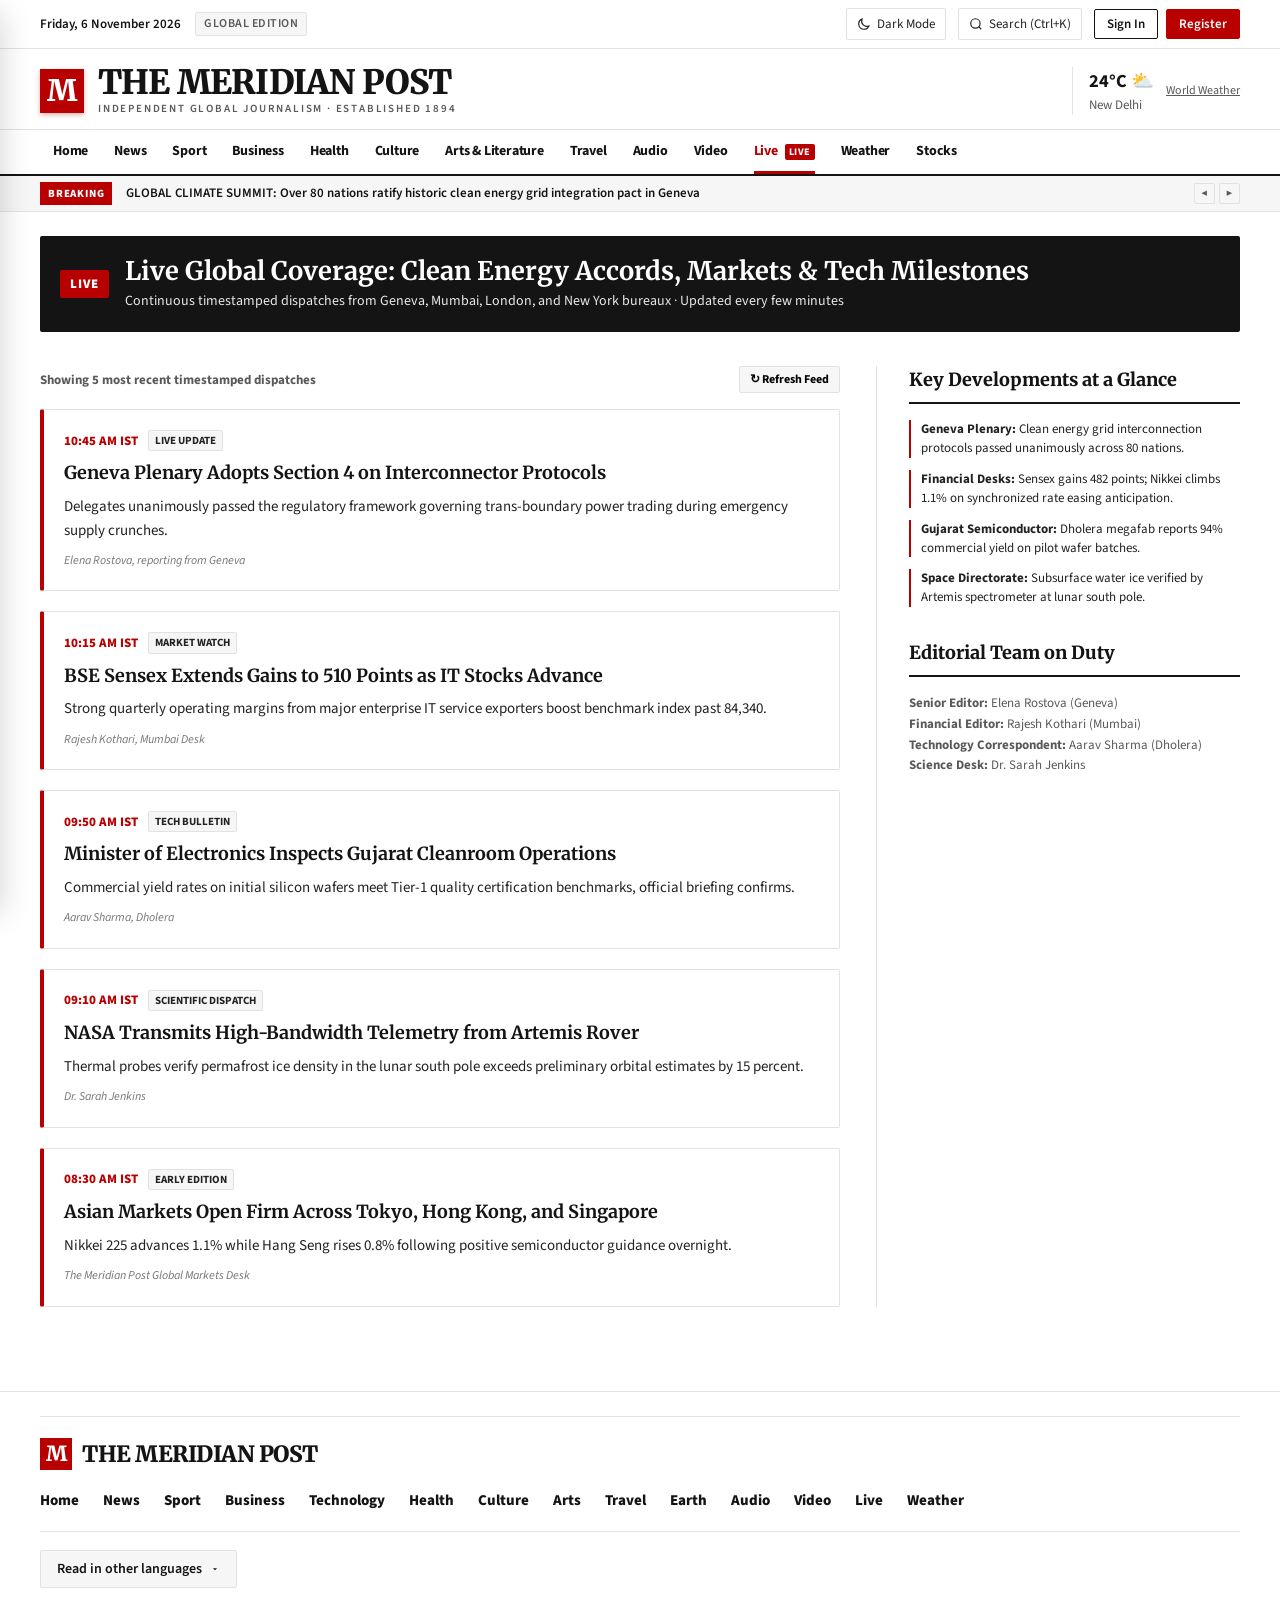
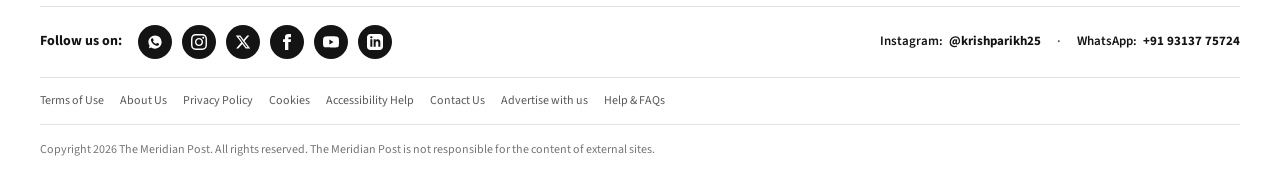
<file: live.html>
<!DOCTYPE html>
<html lang="en">
<head>
  <meta charset="UTF-8">
  <meta name="viewport" content="width=device-width, initial-scale=1.0">
  <title>Live Coverage - The Meridian Post</title>
  <link rel="stylesheet" href="./style.css">
</head>
<body>
  
  <!-- Sticky Header Bar -->
  <header class="site-header">
    <div class="header-top">
      <div class="container">
        <div class="edition-info">
          <span class="edition-date">Friday, 6 November 2026</span>
          <span class="edition-pill">Global Edition</span>
        </div>
        <div class="header-actions">
          <button class="theme-toggle-btn" id="themeToggleBtn" aria-label="Toggle Dark Mode">
            <svg id="themeToggleIcon" width="14" height="14" viewBox="0 0 24 24" fill="none" stroke="currentColor" stroke-width="2">
              <path d="M20.354 15.354A9 9 0 018.646 3.646 9.003 9.003 0 0012 21a9.003 9.003 0 008.354-5.646z"/>
            </svg>
            <span id="themeToggleLabel">Dark Mode</span>
          </button>
          <button class="search-toggle-btn" aria-label="Open search">
            <svg width="14" height="14" viewBox="0 0 24 24" fill="none" stroke="currentColor" stroke-width="2">
              <circle cx="11" cy="11" r="8"></circle>
              <line x1="21" y1="21" x2="16.65" y2="16.65"></line>
            </svg>
            <span>Search (Ctrl+K)</span>
          </button>
          <div class="auth-buttons" id="headerAuthButtons">
            <button class="btn-auth btn-auth-signin trigger-auth-btn" data-tab="signin">Sign In</button>
            <button class="btn-auth btn-auth-register trigger-auth-btn" data-tab="register">Register</button>
          </div>
          <!-- User Profile Session Menu -->
          <div class="user-menu" id="headerUserMenu" style="display:none;">
            <button class="user-badge-btn" id="userBadgeBtn">
              <span class="user-avatar-circle" id="headerUserAvatar">U</span>
              <span id="headerUserName">Subscriber</span>
              <svg width="10" height="10" viewBox="0 0 24 24" fill="currentColor"><path d="M7 10l5 5 5-5z"/></svg>
            </button>
            <div class="user-dropdown" id="userDropdown">
              <a href="#profile"><svg width="14" height="14" viewBox="0 0 24 24" fill="none" stroke="currentColor" stroke-width="2"><path d="M20 21v-2a4 4 0 0 0-4-4H8a4 4 0 0 0-4 4v2"/><circle cx="12" cy="7" r="4"/></svg> Member Account</a>
              <a href="#saved"><svg width="14" height="14" viewBox="0 0 24 24" fill="none" stroke="currentColor" stroke-width="2"><path d="M19 21l-7-5-7 5V5a2 2 0 0 1 2-2h10a2 2 0 0 1 2 2z"/></svg> Reading List</a>
              <hr>
              <button id="btnLogout"><svg width="14" height="14" viewBox="0 0 24 24" fill="none" stroke="currentColor" stroke-width="2"><path d="M9 21H5a2 2 0 0 1-2-2V5a2 2 0 0 1 2-2h4"/><polyline points="16 17 21 12 16 7"/><line x1="21" y1="12" x2="9" y2="12"/></svg> Sign Out</button>
            </div>
          </div>
        </div>
      </div>
    </div>

    <!-- Main Branding & Weather -->
    <div class="header-main">
      <div class="container">
        <a href="./index.html" class="brand-block">
          <div class="brand-badge">M</div>
          <div class="brand-text-wrap">
            <span class="brand-name">The Meridian Post</span>
            <span class="brand-tagline">Independent Global Journalism · Established 1894</span>
          </div>
        </a>
        <div class="header-weather-widget" id="headerWeatherWidget">
          <div>
            <div class="weather-brief-temp" id="headerWeatherTemp">26°C ☀️</div>
            <div id="headerWeatherCity">New Delhi</div>
          </div>
          <a href="./weather.html" style="font-size:0.75rem;text-decoration:underline;">World Weather</a>
        </div>
      </div>
    </div>

    <!-- Primary Navigation Bar -->
    <nav class="main-nav" aria-label="Main Navigation">
      <div class="container">
        <button class="nav-hamburger-btn" id="hamburgerBtn" aria-label="Open Navigation Menu">
          <svg width="22" height="22" viewBox="0 0 24 24" fill="none" stroke="currentColor" stroke-width="2">
            <line x1="3" y1="12" x2="21" y2="12"></line>
            <line x1="3" y1="6" x2="21" y2="6"></line>
            <line x1="3" y1="18" x2="21" y2="18"></line>
          </svg>
        </button>
        <ul class="nav-links">
          <li><a href="./index.html" class="">Home</a></li>
          <li><a href="./news.html" class="">News</a></li>
          <li><a href="./sport.html" class="">Sport</a></li>
          <li><a href="./business.html" class="">Business</a></li>
          <li><a href="./health.html" class="">Health</a></li>
          <li><a href="./culture.html" class="">Culture</a></li>
          <li><a href="./arts.html" class="">Arts & Literature</a></li>
          <li><a href="./travel.html" class="">Travel</a></li>
          <li><a href="./audio.html" class="">Audio</a></li>
          <li><a href="./video.html" class="">Video</a></li>
          <li><a href="./live.html" class="active">Live <span class="nav-live-pill">LIVE</span></a></li>
          <li><a href="./weather.html" class="">Weather</a></li>
          <li><a href="./stocks.html" class="">Stocks</a></li>
        </ul>
      </div>
    </nav>
  </header>

  <!-- Mobile Drawer -->
  <div class="mobile-nav-drawer" id="mobileNavDrawer">
    <div class="mobile-drawer-header">
      <div class="brand-block" style="gap:8px;">
        <div class="brand-badge" style="width:28px;height:28px;font-size:1.1rem;">M</div>
        <span class="brand-name" style="font-size:1.1rem;">The Meridian</span>
      </div>
      <button class="mobile-drawer-close" id="drawerCloseBtn" aria-label="Close menu">&times;</button>
    </div>
    <ul class="mobile-nav-links">
      <li><a href="./index.html" class="">Home</a></li>
      <li><a href="./news.html" class="">News</a></li>
      <li><a href="./sport.html" class="">Sport</a></li>
      <li><a href="./business.html" class="">Business</a></li>
      <li><a href="./health.html" class="">Health</a></li>
      <li><a href="./culture.html" class="">Culture</a></li>
      <li><a href="./arts.html" class="">Arts & Literature</a></li>
      <li><a href="./travel.html" class="">Travel</a></li>
      <li><a href="./audio.html" class="">Audio</a></li>
      <li><a href="./video.html" class="">Video</a></li>
      <li><a href="./live.html" class="active">Live <span class="nav-live-pill">LIVE</span></a></li>
      <li><a href="./weather.html" class="">Weather</a></li>
      <li><a href="./stocks.html" class="">Stocks</a></li>
    </ul>
  </div>
  <div class="drawer-backdrop" id="drawerBackdrop"></div>

  <!-- Breaking News Ticker -->
  <div class="ticker-bar">
    <div class="container">
      <div class="ticker-badge">Breaking</div>
      <div class="ticker-content">
        <span class="ticker-headline-item" id="tickerItem">Loading current editorial bulletins...</span>
      </div>
      <div class="ticker-controls">
        <button class="ticker-control-btn" id="tickerPrev">&#9664;</button>
        <button class="ticker-control-btn" id="tickerNext">&#9654;</button>
      </div>
    </div>
  </div>


  <main class="container">
    
    <div class="live-header-banner" style="margin-top:24px;">
      <span class="live-badge-large">LIVE</span>
      <div>
        <h1 style="font-family:var(--font-serif);font-size:1.6rem;line-height:1.2;">Live Global Coverage: Clean Energy Accords, Markets & Tech Milestones</h1>
        <p style="font-size:0.875rem;opacity:0.9;margin-top:4px;">Continuous timestamped dispatches from Geneva, Mumbai, London, and New York bureaux · Updated every few minutes</p>
      </div>
    </div>

    <div class="section-layout-grid" style="padding-top:10px;">
      
      <!-- Live Blog Stream -->
      <div>
        <div style="display:flex;justify-content:space-between;align-items:center;margin-bottom:16px;">
          <span style="font-size:0.8125rem;font-weight:700;color:var(--color-text-secondary);">Showing 5 most recent timestamped dispatches</span>
          <button onclick="location.reload();" style="background:var(--color-bg-secondary);border:1px solid var(--color-border);padding:4px 10px;font-size:0.75rem;font-weight:700;border-radius:2px;cursor:pointer;">↻ Refresh Feed</button>
        </div>

        <div class="live-feed-container">
          
  <article class="live-update-card">
    <div class="live-timestamp-row">
      <span class="live-time">10:45 AM IST</span>
      <span class="live-tag">LIVE UPDATE</span>
    </div>
    <h3 class="live-update-title">Geneva Plenary Adopts Section 4 on Interconnector Protocols</h3>
    <div class="live-update-body">Delegates unanimously passed the regulatory framework governing trans-boundary power trading during emergency supply crunches.</div>
    <div class="live-author-cite">Elena Rostova, reporting from Geneva</div>
  </article>


  <article class="live-update-card">
    <div class="live-timestamp-row">
      <span class="live-time">10:15 AM IST</span>
      <span class="live-tag">MARKET WATCH</span>
    </div>
    <h3 class="live-update-title">BSE Sensex Extends Gains to 510 Points as IT Stocks Advance</h3>
    <div class="live-update-body">Strong quarterly operating margins from major enterprise IT service exporters boost benchmark index past 84,340.</div>
    <div class="live-author-cite">Rajesh Kothari, Mumbai Desk</div>
  </article>


  <article class="live-update-card">
    <div class="live-timestamp-row">
      <span class="live-time">09:50 AM IST</span>
      <span class="live-tag">TECH BULLETIN</span>
    </div>
    <h3 class="live-update-title">Minister of Electronics Inspects Gujarat Cleanroom Operations</h3>
    <div class="live-update-body">Commercial yield rates on initial silicon wafers meet Tier-1 quality certification benchmarks, official briefing confirms.</div>
    <div class="live-author-cite">Aarav Sharma, Dholera</div>
  </article>


  <article class="live-update-card">
    <div class="live-timestamp-row">
      <span class="live-time">09:10 AM IST</span>
      <span class="live-tag">SCIENTIFIC DISPATCH</span>
    </div>
    <h3 class="live-update-title">NASA Transmits High-Bandwidth Telemetry from Artemis Rover</h3>
    <div class="live-update-body">Thermal probes verify permafrost ice density in the lunar south pole exceeds preliminary orbital estimates by 15 percent.</div>
    <div class="live-author-cite">Dr. Sarah Jenkins</div>
  </article>


  <article class="live-update-card">
    <div class="live-timestamp-row">
      <span class="live-time">08:30 AM IST</span>
      <span class="live-tag">EARLY EDITION</span>
    </div>
    <h3 class="live-update-title">Asian Markets Open Firm Across Tokyo, Hong Kong, and Singapore</h3>
    <div class="live-update-body">Nikkei 225 advances 1.1% while Hang Seng rises 0.8% following positive semiconductor guidance overnight.</div>
    <div class="live-author-cite">The Meridian Post Global Markets Desk</div>
  </article>

        </div>
      </div>

      <!-- Live Sidebar -->
      <aside class="section-sidebar">
        <div class="sidebar-widget">
          <h3 class="sidebar-widget-title">Key Developments at a Glance</h3>
          <ul style="list-style:none;display:flex;flex-direction:column;gap:12px;font-size:0.8125rem;line-height:1.45;">
            <li style="border-left:2px solid var(--color-primary);padding-left:10px;">
              <strong>Geneva Plenary:</strong> Clean energy grid interconnection protocols passed unanimously across 80 nations.
            </li>
            <li style="border-left:2px solid var(--color-primary);padding-left:10px;">
              <strong>Financial Desks:</strong> Sensex gains 482 points; Nikkei climbs 1.1% on synchronized rate easing anticipation.
            </li>
            <li style="border-left:2px solid var(--color-primary);padding-left:10px;">
              <strong>Gujarat Semiconductor:</strong> Dholera megafab reports 94% commercial yield on pilot wafer batches.
            </li>
            <li style="border-left:2px solid var(--color-primary);padding-left:10px;">
              <strong>Space Directorate:</strong> Subsurface water ice verified by Artemis spectrometer at lunar south pole.
            </li>
          </ul>
        </div>

        <div class="sidebar-widget">
          <h3 class="sidebar-widget-title">Editorial Team on Duty</h3>
          <div style="font-size:0.8125rem;color:var(--color-text-secondary);line-height:1.6;">
            <div><strong>Senior Editor:</strong> Elena Rostova (Geneva)</div>
            <div><strong>Financial Editor:</strong> Rajesh Kothari (Mumbai)</div>
            <div><strong>Technology Correspondent:</strong> Aarav Sharma (Dholera)</div>
            <div><strong>Science Desk:</strong> Dr. Sarah Jenkins</div>
          </div>
        </div>
      </aside>

    </div>

  </main>

  
  <!-- Strict BBC News-Style Footer with Original Branding -->
  <footer class="site-footer" role="contentinfo">
    <div class="container">
      <hr class="footer-top-line">
      
      <!-- 1. Site logo block on the left -->
      <div class="footer-brand-row">
        <a href="./index.html" class="footer-brand-block">
          <div class="footer-brand-badge">M</div>
          <span class="footer-brand-name">The Meridian Post</span>
        </a>
      </div>

      <!-- 2. Bold section links -->
      <nav class="footer-sections-row" aria-label="Footer Navigation">
        <a href="./index.html" class="footer-section-link">Home</a>
        <a href="./news.html" class="footer-section-link">News</a>
        <a href="./sport.html" class="footer-section-link">Sport</a>
        <a href="./business.html" class="footer-section-link">Business</a>
        <a href="./news.html" class="footer-section-link">Technology</a>
        <a href="./health.html" class="footer-section-link">Health</a>
        <a href="./culture.html" class="footer-section-link">Culture</a>
        <a href="./arts.html" class="footer-section-link">Arts</a>
        <a href="./travel.html" class="footer-section-link">Travel</a>
        <a href="./news.html" class="footer-section-link">Earth</a>
        <a href="./audio.html" class="footer-section-link">Audio</a>
        <a href="./video.html" class="footer-section-link">Video</a>
        <a href="./live.html" class="footer-section-link">Live</a>
        <a href="./weather.html" class="footer-section-link">Weather</a>
      </nav>

      <!-- 3. Grey dropdown button: "Read in other languages" -->
      <div class="footer-lang-row">
        <button class="footer-lang-btn" id="footerLangBtn" aria-expanded="false">
          <span>Read in other languages</span>
          <svg width="10" height="10" viewBox="0 0 24 24" fill="currentColor"><path d="M7 10l5 5 5-5z"/></svg>
        </button>
        <div class="footer-lang-menu" id="footerLangMenu">
          <div class="footer-lang-item">English (International)</div>
          <div class="footer-lang-item">हिन्दी (Hindi)</div>
          <div class="footer-lang-item">ગુજરાતી (Gujarati)</div>
          <div class="footer-lang-item">Español (Spanish)</div>
          <div class="footer-lang-item">Français (French)</div>
          <div class="footer-lang-item">العربية (Arabic)</div>
          <div class="footer-lang-item">中文 (Mandarin)</div>
          <div class="footer-lang-item">Deutsch (German)</div>
        </div>
      </div>

      <hr class="footer-divider-thin">

      <!-- 4. Follow us on row with circular black icons + visible handle & number -->
      <div class="footer-social-row">
        <div class="footer-social-left">
          <span class="footer-follow-label">Follow us on:</span>
          <div class="footer-social-icons">
            <a href="https://wa.me/919313775724" target="_blank" rel="noopener noreferrer" class="social-circle-icon" aria-label="WhatsApp">
              <svg viewBox="0 0 24 24"><path d="M17.472 14.382c-.301-.15-1.782-.879-2.058-.98-.276-.1-.477-.15-.678.15-.2.301-.778.98-.954 1.18-.176.2-.352.226-.653.075-.301-.15-1.272-.469-2.423-1.496-.896-.799-1.5-1.786-1.677-2.087-.176-.301-.019-.464.132-.614.136-.135.301-.352.452-.528.151-.176.2-.301.301-.502.1-.2.05-.376-.025-.527-.075-.15-.678-1.634-.929-2.238-.244-.589-.493-.509-.678-.518-.176-.009-.376-.011-.577-.011-.201 0-.527.075-.803.376-.276.301-1.054 1.03-1.054 2.512s1.079 2.913 1.23 3.114c.15.201 2.124 3.243 5.145 4.549.718.311 1.279.497 1.716.636.721.229 1.377.197 1.895.12.577-.087 1.782-.728 2.033-1.431.251-.703.251-1.305.176-1.431-.075-.126-.276-.201-.577-.351zM12.042 21.942h-.008a9.92 9.92 0 0 1-5.06-1.391l-.363-.215-3.763.987 1.005-3.669-.236-.376A9.914 9.914 0 0 1 2.107 12.04C2.109 6.559 6.568 2.1 12.049 2.1c2.656 0 5.153 1.035 7.028 2.912a9.882 9.882 0 0 1 2.915 7.033c-.002 5.485-4.462 9.897-9.95 9.897z"/></svg>
            </a>
            <a href="https://instagram.com/krishparikh25" target="_blank" rel="noopener noreferrer" class="social-circle-icon" aria-label="Instagram">
              <svg viewBox="0 0 24 24"><path d="M12 2.163c3.204 0 3.584.012 4.85.07 3.252.148 4.771 1.691 4.919 4.919.058 1.265.069 1.645.069 4.849 0 3.205-.012 3.584-.069 4.849-.149 3.225-1.664 4.771-4.919 4.919-1.266.058-1.644.07-4.85.07-3.204 0-3.584-.012-4.849-.07-3.26-.149-4.771-1.699-4.919-4.92-.058-1.265-.07-1.644-.07-4.849 0-3.204.013-3.583.07-4.849.149-3.227 1.664-4.771 4.919-4.919 1.266-.057 1.645-.069 4.849-.069zm0-2.163c-3.259 0-3.667.014-4.947.072-4.358.2-6.78 2.618-6.98 6.98-.059 1.281-.073 1.689-.073 4.948 0 3.259.014 3.668.072 4.948.2 4.358 2.618 6.78 6.98 6.98 1.281.058 1.689.072 4.948.072 3.259 0 3.668-.014 4.948-.072 4.354-.2 6.782-2.618 6.979-6.98.059-1.28.073-1.689.073-4.948 0-3.259-.014-3.667-.072-4.947-.196-4.354-2.617-6.78-6.979-6.98-1.281-.059-1.69-.073-4.949-.073zm0 5.838c-3.403 0-6.162 2.759-6.162 6.162s2.759 6.163 6.162 6.163 6.162-2.759 6.162-6.163c0-3.403-2.759-6.162-6.162-6.162zm0 10.162c-2.209 0-4-1.79-4-4 0-2.209 1.791-4 4-4s4 1.791 4 4c0 2.21-1.791 4-4 4zm6.406-11.845c-.796 0-1.441.645-1.441 1.44s.645 1.44 1.441 1.44c.795 0 1.439-.645 1.439-1.44s-.644-1.44-1.439-1.44z"/></svg>
            </a>
            <a href="https://twitter.com" target="_blank" rel="noopener noreferrer" class="social-circle-icon" aria-label="X Twitter">
              <svg viewBox="0 0 24 24"><path d="M18.244 2.25h3.308l-7.227 8.26 8.502 11.24H16.17l-5.214-6.817L4.99 21.75H1.68l7.73-8.835L1.254 2.25H8.08l4.713 6.231zm-1.161 17.52h1.833L7.084 4.126H5.117z"/></svg>
            </a>
            <a href="https://facebook.com" target="_blank" rel="noopener noreferrer" class="social-circle-icon" aria-label="Facebook">
              <svg viewBox="0 0 24 24"><path d="M9 8H6v4h3v12h5V12h3.642L18 8h-4V6.333C14 5.374 14.5 5 15.6 5H18V0h-3.808C10.596 0 9 1.583 9 4.615V8z"/></svg>
            </a>
            <a href="https://youtube.com" target="_blank" rel="noopener noreferrer" class="social-circle-icon" aria-label="YouTube">
              <svg viewBox="0 0 24 24"><path d="M23.498 6.186a3.016 3.016 0 0 0-2.122-2.136C19.505 3.545 12 3.545 12 3.545s-7.505 0-9.377.505A3.017 3.017 0 0 0 .502 6.186C0 8.07 0 12 0 12s0 3.93.502 5.814a3.016 3.016 0 0 0 2.122 2.136c1.871.505 9.376.505 9.376.505s7.505 0 9.377-.505a3.015 3.015 0 0 0 2.122-2.136C24 15.93 24 12 24 12s0-3.93-.502-5.814zM9.545 15.568V8.432L15.818 12l-6.273 3.568z"/></svg>
            </a>
            <a href="https://linkedin.com" target="_blank" rel="noopener noreferrer" class="social-circle-icon" aria-label="LinkedIn">
              <svg viewBox="0 0 24 24"><path d="M19 0h-14c-2.761 0-5 2.239-5 5v14c0 2.761 2.239 5 5 5h14c2.762 0 5-2.239 5-5v-14c0-2.761-2.238-5-5-5zm-11 19h-3v-11h3v11zm-1.5-12.268c-.966 0-1.75-.79-1.75-1.764s.784-1.764 1.75-1.764 1.75.79 1.75 1.764-.783 1.764-1.75 1.764zm13.5 12.268h-3v-5.604c0-3.368-4-3.113-4 0v5.604h-3v-11h3v1.765c1.396-2.586 7-2.777 7 2.476v6.759z"/></svg>
            </a>
          </div>
        </div>

        <!-- Required Visible Text for Instagram Handle & WhatsApp Number -->
        <div class="footer-handles-text">
          <a href="https://instagram.com/krishparikh25" target="_blank" rel="noopener noreferrer" class="footer-handle-link">
            <span>Instagram:</span> <strong>@krishparikh25</strong>
          </a>
          <span>·</span>
          <a href="https://wa.me/919313775724" target="_blank" rel="noopener noreferrer" class="footer-handle-link">
            <span>WhatsApp:</span> <strong>+91 93137 75724</strong>
          </a>
        </div>
      </div>

      <!-- 5. Small links row -->
      <div class="footer-legal-links-row">
        <a href="#terms">Terms of Use</a>
        <a href="#about">About Us</a>
        <a href="#privacy">Privacy Policy</a>
        <a href="#cookies">Cookies</a>
        <a href="#accessibility">Accessibility Help</a>
        <a href="#contact">Contact Us</a>
        <a href="#advertise">Advertise with us</a>
        <a href="#faqs">Help & FAQs</a>
      </div>

      <!-- 6. Copyright line -->
      <div class="footer-copyright-line">
        Copyright 2026 The Meridian Post. All rights reserved. The Meridian Post is not responsible for the content of external sites.
      </div>

    </div>
  </footer>

  <button class="back-to-top-btn" id="backToTopBtn" aria-label="Back to top">
    <svg width="18" height="18" viewBox="0 0 24 24" fill="none" stroke="currentColor" stroke-width="2.5"><polyline points="18 15 12 9 6 15"/></svg>
  </button>

  <!-- Instant Search Modal -->
  <div class="modal-backdrop" id="searchModal">
    <div class="modal-dialog search-modal-dialog">
      <button class="modal-close-btn" id="searchCloseBtn" aria-label="Close search">&times;</button>
      <div class="search-input-header">
        <svg width="20" height="20" viewBox="0 0 24 24" fill="none" stroke="currentColor" stroke-width="2"><circle cx="11" cy="11" r="8"/><line x1="21" y1="21" x2="16.65" y2="16.65"/></svg>
        <input type="text" class="search-big-input" id="searchBigInput" placeholder="Search stories, topics, authors..." autocomplete="off">
      </div>
      <div class="search-results-list" id="searchResultsList"></div>
    </div>
  </div>

  <!-- Video Playback Modal -->
  <div class="modal-backdrop" id="videoModal">
    <div class="modal-dialog video-modal-dialog">
      <button class="modal-close-btn" id="videoCloseBtn" style="color:#fff;" aria-label="Close video">&times;</button>
      <div class="video-player-container">
        <iframe id="videoIframe" src="" allow="accelerometer; autoplay; clipboard-write; encrypted-media; gyroscope; picture-in-picture" allowfullscreen></iframe>
      </div>
    </div>
  </div>

  <!-- Authentication Modal (Sign In, Register, Forgot Password) -->
  <div class="modal-backdrop" id="authModal">
    <div class="modal-dialog">
      <button class="modal-close-btn" id="authCloseBtn" aria-label="Close auth dialog">&times;</button>
      
      <div class="auth-tabs">
        <button class="auth-tab-btn active" id="authTabSignIn">Sign In</button>
        <button class="auth-tab-btn" id="authTabRegister">Create Account</button>
      </div>

      <div class="auth-body">
        <div class="auth-alert" id="authAlert"></div>

        <form id="signInForm">
          <div class="auth-form-group">
            <label class="auth-label" for="signInEmail">Email Address</label>
            <input type="email" class="auth-input" id="signInEmail" placeholder="name@example.com" required>
          </div>
          <div class="auth-form-group">
            <label class="auth-label" for="signInPassword">Password</label>
            <input type="password" class="auth-input" id="signInPassword" placeholder="••••••••" required>
          </div>
          <div class="auth-options-row">
            <label style="display:flex;align-items:center;gap:6px;cursor:pointer;">
              <input type="checkbox" id="rememberMe"> Remember me
            </label>
            <span class="forgot-pw-link" id="forgotPasswordLink">Forgot password?</span>
          </div>
          <button type="submit" class="auth-submit-btn">Sign In to The Meridian</button>
        </form>

        <form id="registerForm" style="display:none;">
          <div class="auth-form-group">
            <label class="auth-label" for="regName">Full Name</label>
            <input type="text" class="auth-input" id="regName" placeholder="Elena Rostova" required>
          </div>
          <div class="auth-form-group">
            <label class="auth-label" for="regEmail">Email Address</label>
            <input type="email" class="auth-input" id="regEmail" placeholder="name@example.com" required>
          </div>
          <div class="auth-form-group">
            <label class="auth-label" for="regPassword">Create Password</label>
            <input type="password" class="auth-input" id="regPassword" placeholder="Minimum 6 characters" required>
            <div class="password-meter-wrap">
              <div class="meter-bar"><div class="meter-fill" id="regMeterFill"></div></div>
              <div class="meter-text" id="regMeterText">Password strength</div>
            </div>
          </div>
          <div class="auth-form-group">
            <label class="auth-label" for="regConfirmPassword">Confirm Password</label>
            <input type="password" class="auth-input" id="regConfirmPassword" placeholder="Re-enter password" required>
          </div>
          <button type="submit" class="auth-submit-btn">Create Free Account</button>
        </form>

        <form id="forgotPasswordForm" style="display:none;">
          <h4 style="font-family:var(--font-serif);font-size:1.1rem;margin-bottom:8px;">Reset Your Password</h4>
          <p style="font-size:0.8125rem;color:var(--color-text-secondary);margin-bottom:14px;">Enter your registered account email and set a new password.</p>
          <div class="auth-form-group">
            <label class="auth-label" for="forgotEmail">Registered Email</label>
            <input type="email" class="auth-input" id="forgotEmail" placeholder="name@example.com" required>
          </div>
          <div class="auth-form-group">
            <label class="auth-label" for="forgotNewPassword">New Password</label>
            <input type="password" class="auth-input" id="forgotNewPassword" placeholder="Minimum 6 characters" required>
          </div>
          <button type="submit" class="auth-submit-btn">Reset Password</button>
          <div style="text-align:center;margin-top:12px;">
            <span class="forgot-pw-link" id="backToSignInLink">Back to Sign In</span>
          </div>
        </form>

      </div>
    </div>
  </div>

  <script src="./data.js"></script>
  <script src="./script.js"></script>
</body>
</html>
</file>
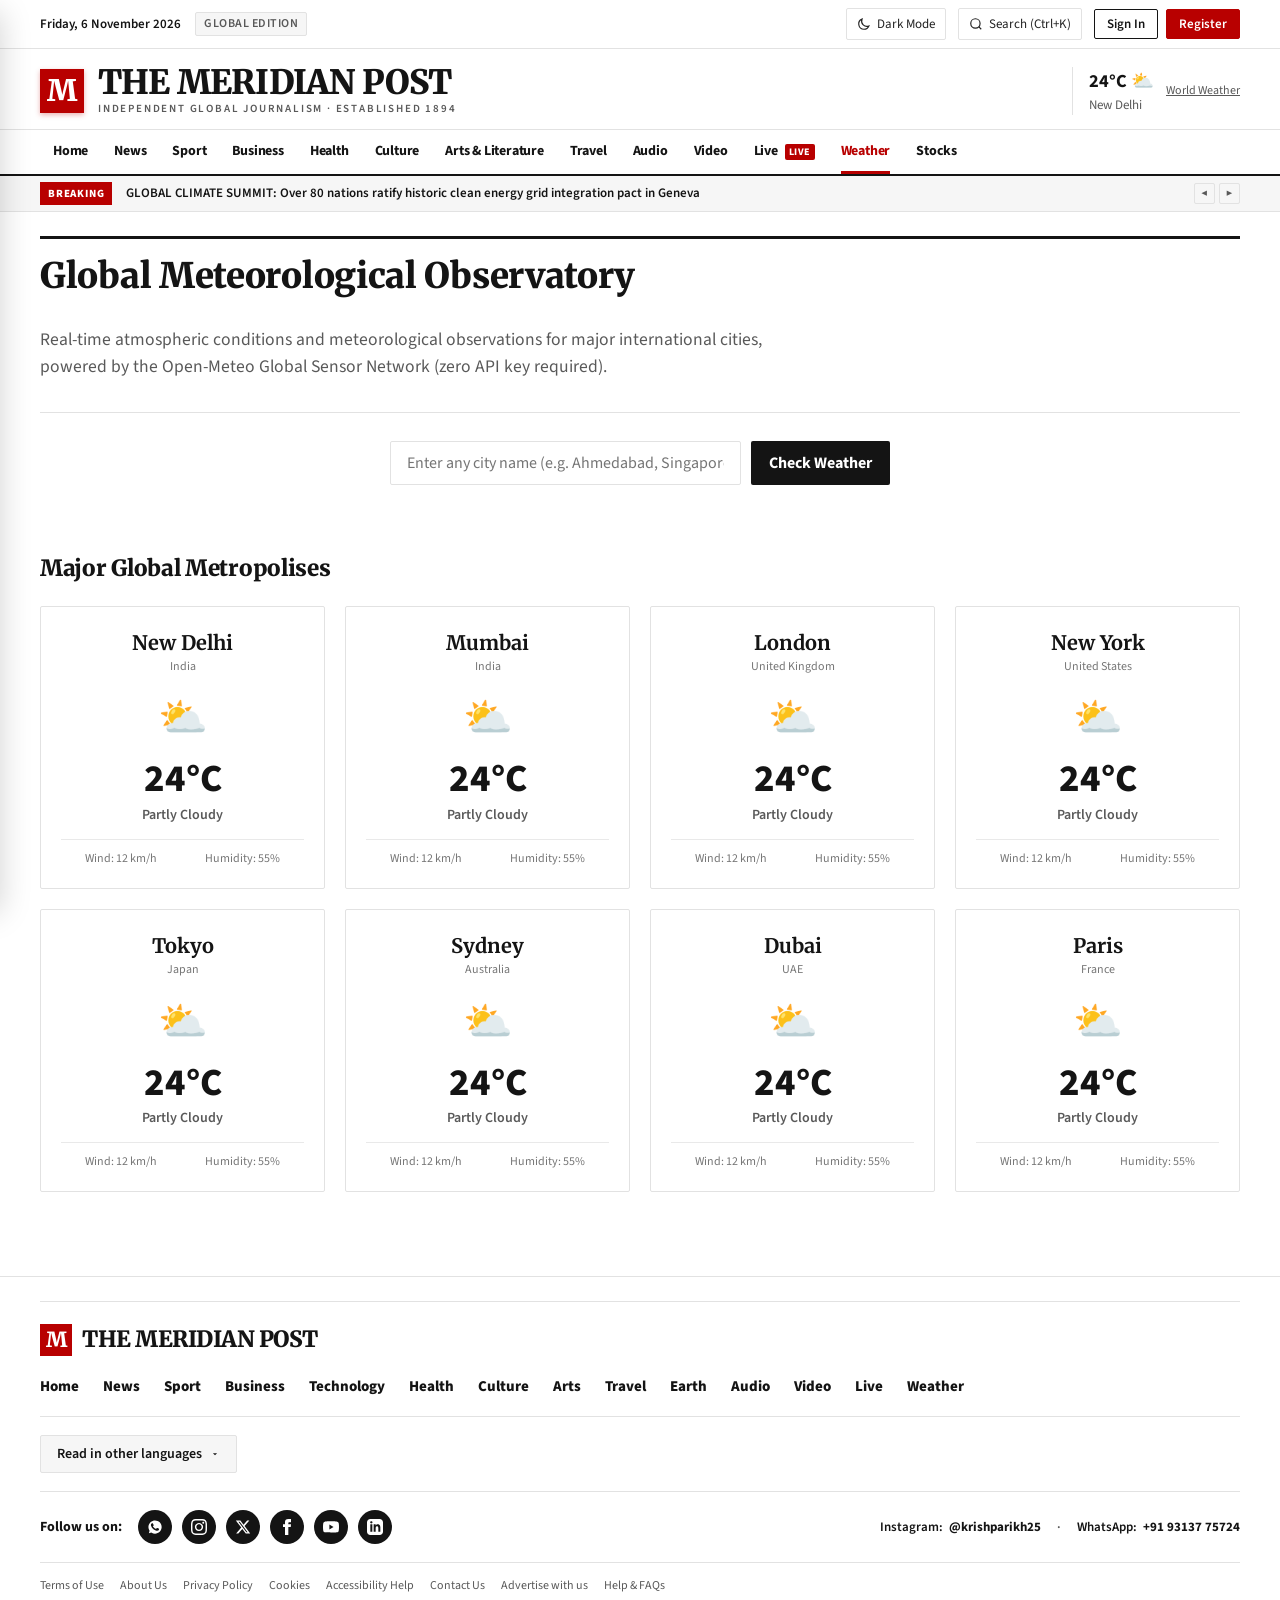
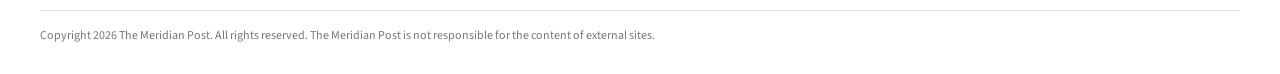
<file: weather.html>
<!DOCTYPE html>
<html lang="en">
<head>
  <meta charset="UTF-8">
  <meta name="viewport" content="width=device-width, initial-scale=1.0">
  <title>World Weather - The Meridian Post</title>
  <link rel="stylesheet" href="./style.css">
</head>
<body>
  
  <!-- Sticky Header Bar -->
  <header class="site-header">
    <div class="header-top">
      <div class="container">
        <div class="edition-info">
          <span class="edition-date">Friday, 6 November 2026</span>
          <span class="edition-pill">Global Edition</span>
        </div>
        <div class="header-actions">
          <button class="theme-toggle-btn" id="themeToggleBtn" aria-label="Toggle Dark Mode">
            <svg id="themeToggleIcon" width="14" height="14" viewBox="0 0 24 24" fill="none" stroke="currentColor" stroke-width="2">
              <path d="M20.354 15.354A9 9 0 018.646 3.646 9.003 9.003 0 0012 21a9.003 9.003 0 008.354-5.646z"/>
            </svg>
            <span id="themeToggleLabel">Dark Mode</span>
          </button>
          <button class="search-toggle-btn" aria-label="Open search">
            <svg width="14" height="14" viewBox="0 0 24 24" fill="none" stroke="currentColor" stroke-width="2">
              <circle cx="11" cy="11" r="8"></circle>
              <line x1="21" y1="21" x2="16.65" y2="16.65"></line>
            </svg>
            <span>Search (Ctrl+K)</span>
          </button>
          <div class="auth-buttons" id="headerAuthButtons">
            <button class="btn-auth btn-auth-signin trigger-auth-btn" data-tab="signin">Sign In</button>
            <button class="btn-auth btn-auth-register trigger-auth-btn" data-tab="register">Register</button>
          </div>
          <!-- User Profile Session Menu -->
          <div class="user-menu" id="headerUserMenu" style="display:none;">
            <button class="user-badge-btn" id="userBadgeBtn">
              <span class="user-avatar-circle" id="headerUserAvatar">U</span>
              <span id="headerUserName">Subscriber</span>
              <svg width="10" height="10" viewBox="0 0 24 24" fill="currentColor"><path d="M7 10l5 5 5-5z"/></svg>
            </button>
            <div class="user-dropdown" id="userDropdown">
              <a href="#profile"><svg width="14" height="14" viewBox="0 0 24 24" fill="none" stroke="currentColor" stroke-width="2"><path d="M20 21v-2a4 4 0 0 0-4-4H8a4 4 0 0 0-4 4v2"/><circle cx="12" cy="7" r="4"/></svg> Member Account</a>
              <a href="#saved"><svg width="14" height="14" viewBox="0 0 24 24" fill="none" stroke="currentColor" stroke-width="2"><path d="M19 21l-7-5-7 5V5a2 2 0 0 1 2-2h10a2 2 0 0 1 2 2z"/></svg> Reading List</a>
              <hr>
              <button id="btnLogout"><svg width="14" height="14" viewBox="0 0 24 24" fill="none" stroke="currentColor" stroke-width="2"><path d="M9 21H5a2 2 0 0 1-2-2V5a2 2 0 0 1 2-2h4"/><polyline points="16 17 21 12 16 7"/><line x1="21" y1="12" x2="9" y2="12"/></svg> Sign Out</button>
            </div>
          </div>
        </div>
      </div>
    </div>

    <!-- Main Branding & Weather -->
    <div class="header-main">
      <div class="container">
        <a href="./index.html" class="brand-block">
          <div class="brand-badge">M</div>
          <div class="brand-text-wrap">
            <span class="brand-name">The Meridian Post</span>
            <span class="brand-tagline">Independent Global Journalism · Established 1894</span>
          </div>
        </a>
        <div class="header-weather-widget" id="headerWeatherWidget">
          <div>
            <div class="weather-brief-temp" id="headerWeatherTemp">26°C ☀️</div>
            <div id="headerWeatherCity">New Delhi</div>
          </div>
          <a href="./weather.html" style="font-size:0.75rem;text-decoration:underline;">World Weather</a>
        </div>
      </div>
    </div>

    <!-- Primary Navigation Bar -->
    <nav class="main-nav" aria-label="Main Navigation">
      <div class="container">
        <button class="nav-hamburger-btn" id="hamburgerBtn" aria-label="Open Navigation Menu">
          <svg width="22" height="22" viewBox="0 0 24 24" fill="none" stroke="currentColor" stroke-width="2">
            <line x1="3" y1="12" x2="21" y2="12"></line>
            <line x1="3" y1="6" x2="21" y2="6"></line>
            <line x1="3" y1="18" x2="21" y2="18"></line>
          </svg>
        </button>
        <ul class="nav-links">
          <li><a href="./index.html" class="">Home</a></li>
          <li><a href="./news.html" class="">News</a></li>
          <li><a href="./sport.html" class="">Sport</a></li>
          <li><a href="./business.html" class="">Business</a></li>
          <li><a href="./health.html" class="">Health</a></li>
          <li><a href="./culture.html" class="">Culture</a></li>
          <li><a href="./arts.html" class="">Arts & Literature</a></li>
          <li><a href="./travel.html" class="">Travel</a></li>
          <li><a href="./audio.html" class="">Audio</a></li>
          <li><a href="./video.html" class="">Video</a></li>
          <li><a href="./live.html" class="">Live <span class="nav-live-pill">LIVE</span></a></li>
          <li><a href="./weather.html" class="active">Weather</a></li>
          <li><a href="./stocks.html" class="">Stocks</a></li>
        </ul>
      </div>
    </nav>
  </header>

  <!-- Mobile Drawer -->
  <div class="mobile-nav-drawer" id="mobileNavDrawer">
    <div class="mobile-drawer-header">
      <div class="brand-block" style="gap:8px;">
        <div class="brand-badge" style="width:28px;height:28px;font-size:1.1rem;">M</div>
        <span class="brand-name" style="font-size:1.1rem;">The Meridian</span>
      </div>
      <button class="mobile-drawer-close" id="drawerCloseBtn" aria-label="Close menu">&times;</button>
    </div>
    <ul class="mobile-nav-links">
      <li><a href="./index.html" class="">Home</a></li>
      <li><a href="./news.html" class="">News</a></li>
      <li><a href="./sport.html" class="">Sport</a></li>
      <li><a href="./business.html" class="">Business</a></li>
      <li><a href="./health.html" class="">Health</a></li>
      <li><a href="./culture.html" class="">Culture</a></li>
      <li><a href="./arts.html" class="">Arts & Literature</a></li>
      <li><a href="./travel.html" class="">Travel</a></li>
      <li><a href="./audio.html" class="">Audio</a></li>
      <li><a href="./video.html" class="">Video</a></li>
      <li><a href="./live.html" class="">Live <span class="nav-live-pill">LIVE</span></a></li>
      <li><a href="./weather.html" class="active">Weather</a></li>
      <li><a href="./stocks.html" class="">Stocks</a></li>
    </ul>
  </div>
  <div class="drawer-backdrop" id="drawerBackdrop"></div>

  <!-- Breaking News Ticker -->
  <div class="ticker-bar">
    <div class="container">
      <div class="ticker-badge">Breaking</div>
      <div class="ticker-content">
        <span class="ticker-headline-item" id="tickerItem">Loading current editorial bulletins...</span>
      </div>
      <div class="ticker-controls">
        <button class="ticker-control-btn" id="tickerPrev">&#9664;</button>
        <button class="ticker-control-btn" id="tickerNext">&#9654;</button>
      </div>
    </div>
  </div>


  <main class="container">
    <section class="section-page-hero">
      <div class="section-title-bar">
        <h1 class="section-heading" style="font-size:2.2rem;">Global Meteorological Observatory</h1>
      </div>
      <p style="font-size:1.1rem;color:var(--color-text-secondary);max-width:760px;margin-top:8px;">
        Real-time atmospheric conditions and meteorological observations for major international cities, powered by the Open-Meteo Global Sensor Network (zero API key required).
      </p>
    </section>

    <!-- Search City Weather -->
    <div style="margin:28px 0 10px;">
      <form class="weather-search-bar" id="weatherSearchForm">
        <input type="text" class="weather-search-input" id="weatherCityInput" placeholder="Enter any city name (e.g. Ahmedabad, Singapore, Berlin)..." required>
        <button type="submit" class="weather-search-btn">Check Weather</button>
      </form>
      <div id="weatherSearchResults"></div>
    </div>

    <!-- Live Grid for Major Cities -->
    <section class="section-block">
      <h2 class="section-heading" style="margin-bottom:20px;font-size:1.4rem;">Major Global Metropolises</h2>
      <div class="weather-cards-grid" id="weatherCardsGrid">
        <!-- Live fetched from Open-Meteo by script.js -->
      </div>
    </section>
  </main>

  
  <!-- Strict BBC News-Style Footer with Original Branding -->
  <footer class="site-footer" role="contentinfo">
    <div class="container">
      <hr class="footer-top-line">
      
      <!-- 1. Site logo block on the left -->
      <div class="footer-brand-row">
        <a href="./index.html" class="footer-brand-block">
          <div class="footer-brand-badge">M</div>
          <span class="footer-brand-name">The Meridian Post</span>
        </a>
      </div>

      <!-- 2. Bold section links -->
      <nav class="footer-sections-row" aria-label="Footer Navigation">
        <a href="./index.html" class="footer-section-link">Home</a>
        <a href="./news.html" class="footer-section-link">News</a>
        <a href="./sport.html" class="footer-section-link">Sport</a>
        <a href="./business.html" class="footer-section-link">Business</a>
        <a href="./news.html" class="footer-section-link">Technology</a>
        <a href="./health.html" class="footer-section-link">Health</a>
        <a href="./culture.html" class="footer-section-link">Culture</a>
        <a href="./arts.html" class="footer-section-link">Arts</a>
        <a href="./travel.html" class="footer-section-link">Travel</a>
        <a href="./news.html" class="footer-section-link">Earth</a>
        <a href="./audio.html" class="footer-section-link">Audio</a>
        <a href="./video.html" class="footer-section-link">Video</a>
        <a href="./live.html" class="footer-section-link">Live</a>
        <a href="./weather.html" class="footer-section-link">Weather</a>
      </nav>

      <!-- 3. Grey dropdown button: "Read in other languages" -->
      <div class="footer-lang-row">
        <button class="footer-lang-btn" id="footerLangBtn" aria-expanded="false">
          <span>Read in other languages</span>
          <svg width="10" height="10" viewBox="0 0 24 24" fill="currentColor"><path d="M7 10l5 5 5-5z"/></svg>
        </button>
        <div class="footer-lang-menu" id="footerLangMenu">
          <div class="footer-lang-item">English (International)</div>
          <div class="footer-lang-item">हिन्दी (Hindi)</div>
          <div class="footer-lang-item">ગુજરાતી (Gujarati)</div>
          <div class="footer-lang-item">Español (Spanish)</div>
          <div class="footer-lang-item">Français (French)</div>
          <div class="footer-lang-item">العربية (Arabic)</div>
          <div class="footer-lang-item">中文 (Mandarin)</div>
          <div class="footer-lang-item">Deutsch (German)</div>
        </div>
      </div>

      <hr class="footer-divider-thin">

      <!-- 4. Follow us on row with circular black icons + visible handle & number -->
      <div class="footer-social-row">
        <div class="footer-social-left">
          <span class="footer-follow-label">Follow us on:</span>
          <div class="footer-social-icons">
            <a href="https://wa.me/919313775724" target="_blank" rel="noopener noreferrer" class="social-circle-icon" aria-label="WhatsApp">
              <svg viewBox="0 0 24 24"><path d="M17.472 14.382c-.301-.15-1.782-.879-2.058-.98-.276-.1-.477-.15-.678.15-.2.301-.778.98-.954 1.18-.176.2-.352.226-.653.075-.301-.15-1.272-.469-2.423-1.496-.896-.799-1.5-1.786-1.677-2.087-.176-.301-.019-.464.132-.614.136-.135.301-.352.452-.528.151-.176.2-.301.301-.502.1-.2.05-.376-.025-.527-.075-.15-.678-1.634-.929-2.238-.244-.589-.493-.509-.678-.518-.176-.009-.376-.011-.577-.011-.201 0-.527.075-.803.376-.276.301-1.054 1.03-1.054 2.512s1.079 2.913 1.23 3.114c.15.201 2.124 3.243 5.145 4.549.718.311 1.279.497 1.716.636.721.229 1.377.197 1.895.12.577-.087 1.782-.728 2.033-1.431.251-.703.251-1.305.176-1.431-.075-.126-.276-.201-.577-.351zM12.042 21.942h-.008a9.92 9.92 0 0 1-5.06-1.391l-.363-.215-3.763.987 1.005-3.669-.236-.376A9.914 9.914 0 0 1 2.107 12.04C2.109 6.559 6.568 2.1 12.049 2.1c2.656 0 5.153 1.035 7.028 2.912a9.882 9.882 0 0 1 2.915 7.033c-.002 5.485-4.462 9.897-9.95 9.897z"/></svg>
            </a>
            <a href="https://instagram.com/krishparikh25" target="_blank" rel="noopener noreferrer" class="social-circle-icon" aria-label="Instagram">
              <svg viewBox="0 0 24 24"><path d="M12 2.163c3.204 0 3.584.012 4.85.07 3.252.148 4.771 1.691 4.919 4.919.058 1.265.069 1.645.069 4.849 0 3.205-.012 3.584-.069 4.849-.149 3.225-1.664 4.771-4.919 4.919-1.266.058-1.644.07-4.85.07-3.204 0-3.584-.012-4.849-.07-3.26-.149-4.771-1.699-4.919-4.92-.058-1.265-.07-1.644-.07-4.849 0-3.204.013-3.583.07-4.849.149-3.227 1.664-4.771 4.919-4.919 1.266-.057 1.645-.069 4.849-.069zm0-2.163c-3.259 0-3.667.014-4.947.072-4.358.2-6.78 2.618-6.98 6.98-.059 1.281-.073 1.689-.073 4.948 0 3.259.014 3.668.072 4.948.2 4.358 2.618 6.78 6.98 6.98 1.281.058 1.689.072 4.948.072 3.259 0 3.668-.014 4.948-.072 4.354-.2 6.782-2.618 6.979-6.98.059-1.28.073-1.689.073-4.948 0-3.259-.014-3.667-.072-4.947-.196-4.354-2.617-6.78-6.979-6.98-1.281-.059-1.69-.073-4.949-.073zm0 5.838c-3.403 0-6.162 2.759-6.162 6.162s2.759 6.163 6.162 6.163 6.162-2.759 6.162-6.163c0-3.403-2.759-6.162-6.162-6.162zm0 10.162c-2.209 0-4-1.79-4-4 0-2.209 1.791-4 4-4s4 1.791 4 4c0 2.21-1.791 4-4 4zm6.406-11.845c-.796 0-1.441.645-1.441 1.44s.645 1.44 1.441 1.44c.795 0 1.439-.645 1.439-1.44s-.644-1.44-1.439-1.44z"/></svg>
            </a>
            <a href="https://twitter.com" target="_blank" rel="noopener noreferrer" class="social-circle-icon" aria-label="X Twitter">
              <svg viewBox="0 0 24 24"><path d="M18.244 2.25h3.308l-7.227 8.26 8.502 11.24H16.17l-5.214-6.817L4.99 21.75H1.68l7.73-8.835L1.254 2.25H8.08l4.713 6.231zm-1.161 17.52h1.833L7.084 4.126H5.117z"/></svg>
            </a>
            <a href="https://facebook.com" target="_blank" rel="noopener noreferrer" class="social-circle-icon" aria-label="Facebook">
              <svg viewBox="0 0 24 24"><path d="M9 8H6v4h3v12h5V12h3.642L18 8h-4V6.333C14 5.374 14.5 5 15.6 5H18V0h-3.808C10.596 0 9 1.583 9 4.615V8z"/></svg>
            </a>
            <a href="https://youtube.com" target="_blank" rel="noopener noreferrer" class="social-circle-icon" aria-label="YouTube">
              <svg viewBox="0 0 24 24"><path d="M23.498 6.186a3.016 3.016 0 0 0-2.122-2.136C19.505 3.545 12 3.545 12 3.545s-7.505 0-9.377.505A3.017 3.017 0 0 0 .502 6.186C0 8.07 0 12 0 12s0 3.93.502 5.814a3.016 3.016 0 0 0 2.122 2.136c1.871.505 9.376.505 9.376.505s7.505 0 9.377-.505a3.015 3.015 0 0 0 2.122-2.136C24 15.93 24 12 24 12s0-3.93-.502-5.814zM9.545 15.568V8.432L15.818 12l-6.273 3.568z"/></svg>
            </a>
            <a href="https://linkedin.com" target="_blank" rel="noopener noreferrer" class="social-circle-icon" aria-label="LinkedIn">
              <svg viewBox="0 0 24 24"><path d="M19 0h-14c-2.761 0-5 2.239-5 5v14c0 2.761 2.239 5 5 5h14c2.762 0 5-2.239 5-5v-14c0-2.761-2.238-5-5-5zm-11 19h-3v-11h3v11zm-1.5-12.268c-.966 0-1.75-.79-1.75-1.764s.784-1.764 1.75-1.764 1.75.79 1.75 1.764-.783 1.764-1.75 1.764zm13.5 12.268h-3v-5.604c0-3.368-4-3.113-4 0v5.604h-3v-11h3v1.765c1.396-2.586 7-2.777 7 2.476v6.759z"/></svg>
            </a>
          </div>
        </div>

        <!-- Required Visible Text for Instagram Handle & WhatsApp Number -->
        <div class="footer-handles-text">
          <a href="https://instagram.com/krishparikh25" target="_blank" rel="noopener noreferrer" class="footer-handle-link">
            <span>Instagram:</span> <strong>@krishparikh25</strong>
          </a>
          <span>·</span>
          <a href="https://wa.me/919313775724" target="_blank" rel="noopener noreferrer" class="footer-handle-link">
            <span>WhatsApp:</span> <strong>+91 93137 75724</strong>
          </a>
        </div>
      </div>

      <!-- 5. Small links row -->
      <div class="footer-legal-links-row">
        <a href="#terms">Terms of Use</a>
        <a href="#about">About Us</a>
        <a href="#privacy">Privacy Policy</a>
        <a href="#cookies">Cookies</a>
        <a href="#accessibility">Accessibility Help</a>
        <a href="#contact">Contact Us</a>
        <a href="#advertise">Advertise with us</a>
        <a href="#faqs">Help & FAQs</a>
      </div>

      <!-- 6. Copyright line -->
      <div class="footer-copyright-line">
        Copyright 2026 The Meridian Post. All rights reserved. The Meridian Post is not responsible for the content of external sites.
      </div>

    </div>
  </footer>

  <button class="back-to-top-btn" id="backToTopBtn" aria-label="Back to top">
    <svg width="18" height="18" viewBox="0 0 24 24" fill="none" stroke="currentColor" stroke-width="2.5"><polyline points="18 15 12 9 6 15"/></svg>
  </button>

  <!-- Instant Search Modal -->
  <div class="modal-backdrop" id="searchModal">
    <div class="modal-dialog search-modal-dialog">
      <button class="modal-close-btn" id="searchCloseBtn" aria-label="Close search">&times;</button>
      <div class="search-input-header">
        <svg width="20" height="20" viewBox="0 0 24 24" fill="none" stroke="currentColor" stroke-width="2"><circle cx="11" cy="11" r="8"/><line x1="21" y1="21" x2="16.65" y2="16.65"/></svg>
        <input type="text" class="search-big-input" id="searchBigInput" placeholder="Search stories, topics, authors..." autocomplete="off">
      </div>
      <div class="search-results-list" id="searchResultsList"></div>
    </div>
  </div>

  <!-- Video Playback Modal -->
  <div class="modal-backdrop" id="videoModal">
    <div class="modal-dialog video-modal-dialog">
      <button class="modal-close-btn" id="videoCloseBtn" style="color:#fff;" aria-label="Close video">&times;</button>
      <div class="video-player-container">
        <iframe id="videoIframe" src="" allow="accelerometer; autoplay; clipboard-write; encrypted-media; gyroscope; picture-in-picture" allowfullscreen></iframe>
      </div>
    </div>
  </div>

  <!-- Authentication Modal (Sign In, Register, Forgot Password) -->
  <div class="modal-backdrop" id="authModal">
    <div class="modal-dialog">
      <button class="modal-close-btn" id="authCloseBtn" aria-label="Close auth dialog">&times;</button>
      
      <div class="auth-tabs">
        <button class="auth-tab-btn active" id="authTabSignIn">Sign In</button>
        <button class="auth-tab-btn" id="authTabRegister">Create Account</button>
      </div>

      <div class="auth-body">
        <div class="auth-alert" id="authAlert"></div>

        <form id="signInForm">
          <div class="auth-form-group">
            <label class="auth-label" for="signInEmail">Email Address</label>
            <input type="email" class="auth-input" id="signInEmail" placeholder="name@example.com" required>
          </div>
          <div class="auth-form-group">
            <label class="auth-label" for="signInPassword">Password</label>
            <input type="password" class="auth-input" id="signInPassword" placeholder="••••••••" required>
          </div>
          <div class="auth-options-row">
            <label style="display:flex;align-items:center;gap:6px;cursor:pointer;">
              <input type="checkbox" id="rememberMe"> Remember me
            </label>
            <span class="forgot-pw-link" id="forgotPasswordLink">Forgot password?</span>
          </div>
          <button type="submit" class="auth-submit-btn">Sign In to The Meridian</button>
        </form>

        <form id="registerForm" style="display:none;">
          <div class="auth-form-group">
            <label class="auth-label" for="regName">Full Name</label>
            <input type="text" class="auth-input" id="regName" placeholder="Elena Rostova" required>
          </div>
          <div class="auth-form-group">
            <label class="auth-label" for="regEmail">Email Address</label>
            <input type="email" class="auth-input" id="regEmail" placeholder="name@example.com" required>
          </div>
          <div class="auth-form-group">
            <label class="auth-label" for="regPassword">Create Password</label>
            <input type="password" class="auth-input" id="regPassword" placeholder="Minimum 6 characters" required>
            <div class="password-meter-wrap">
              <div class="meter-bar"><div class="meter-fill" id="regMeterFill"></div></div>
              <div class="meter-text" id="regMeterText">Password strength</div>
            </div>
          </div>
          <div class="auth-form-group">
            <label class="auth-label" for="regConfirmPassword">Confirm Password</label>
            <input type="password" class="auth-input" id="regConfirmPassword" placeholder="Re-enter password" required>
          </div>
          <button type="submit" class="auth-submit-btn">Create Free Account</button>
        </form>

        <form id="forgotPasswordForm" style="display:none;">
          <h4 style="font-family:var(--font-serif);font-size:1.1rem;margin-bottom:8px;">Reset Your Password</h4>
          <p style="font-size:0.8125rem;color:var(--color-text-secondary);margin-bottom:14px;">Enter your registered account email and set a new password.</p>
          <div class="auth-form-group">
            <label class="auth-label" for="forgotEmail">Registered Email</label>
            <input type="email" class="auth-input" id="forgotEmail" placeholder="name@example.com" required>
          </div>
          <div class="auth-form-group">
            <label class="auth-label" for="forgotNewPassword">New Password</label>
            <input type="password" class="auth-input" id="forgotNewPassword" placeholder="Minimum 6 characters" required>
          </div>
          <button type="submit" class="auth-submit-btn">Reset Password</button>
          <div style="text-align:center;margin-top:12px;">
            <span class="forgot-pw-link" id="backToSignInLink">Back to Sign In</span>
          </div>
        </form>

      </div>
    </div>
  </div>

  <script src="./data.js"></script>
  <script src="./script.js"></script>
</body>
</html>
</file>
<file: style.css>
/* ==========================================================================
   THE MERIDIAN POST - Comprehensive Editorial Stylesheet
   Designed in the authoritative tradition of global news broadsheets
   ========================================================================== */

@import url('https://fonts.googleapis.com/css2?family=Merriweather:ital,wght@0,300;0,400;0,700;0,900;1,300;1,400&family=Source+Sans+3:ital,wght@0,300;0,400;0,500;0,600;0,700;1,400&display=swap');

:root {
  /* Editorial Palette */
  --color-primary: #b80000;
  --color-primary-hover: #940000;
  --color-primary-subtle: #fcf0f0;
  --color-ink: #141414;
  --color-text: #222222;
  --color-text-secondary: #595959;
  --color-text-muted: #767676;
  --color-bg: #ffffff;
  --color-bg-secondary: #f6f6f6;
  --color-bg-card: #ffffff;
  --color-border: #e2e2e2;
  --color-border-dark: #141414;
  --color-divider: #e9e9e9;

  /* Market indicators */
  --color-up: #00873c;
  --color-down: #d11124;

  /* Typography */
  --font-serif: 'Merriweather', Georgia, 'Times New Roman', serif;
  --font-sans: 'Source Sans 3', -apple-system, BlinkMacSystemFont, 'Segoe UI', Roboto, sans-serif;

  /* Dimensions & Spacing */
  --max-width: 1240px;
  --header-height: 120px;
  --transition-fast: 0.2s cubic-bezier(0.2, 0, 0, 1);
  --transition-smooth: 0.35s cubic-bezier(0.2, 0, 0, 1);
  --shadow-sm: 0 1px 3px rgba(0, 0, 0, 0.08);
  --shadow-md: 0 4px 14px rgba(0, 0, 0, 0.12);
  --shadow-lg: 0 12px 30px rgba(0, 0, 0, 0.18);
  --radius-sm: 2px;
  --radius-md: 4px;
}

[data-theme="dark"] {
  --color-primary: #e62e2e;
  --color-primary-hover: #ff4747;
  --color-primary-subtle: #291212;
  --color-ink: #f5f5f5;
  --color-text: #e6e6e6;
  --color-text-secondary: #b0b0b0;
  --color-text-muted: #888888;
  --color-bg: #121212;
  --color-bg-secondary: #1a1a1a;
  --color-bg-card: #1e1e1e;
  --color-border: #2c2c2c;
  --color-border-dark: #e6e6e6;
  --color-divider: #262626;
  --color-up: #00b853;
  --color-down: #ff4d5e;
  --shadow-sm: 0 1px 3px rgba(0, 0, 0, 0.4);
  --shadow-md: 0 4px 14px rgba(0, 0, 0, 0.5);
  --shadow-lg: 0 12px 30px rgba(0, 0, 0, 0.7);
}

/* Base Reset */
*, *::before, *::after {
  box-sizing: border-box;
  margin: 0;
  padding: 0;
}

html {
  font-size: 16px;
  scroll-behavior: smooth;
}

body {
  font-family: var(--font-sans);
  background-color: var(--color-bg);
  color: var(--color-text);
  line-height: 1.55;
  transition: background-color var(--transition-fast), color var(--transition-fast);
  -webkit-font-smoothing: antialiased;
  -moz-osx-font-smoothing: grayscale;
}

a {
  color: inherit;
  text-decoration: none;
  transition: color var(--transition-fast);
}

a:hover {
  color: var(--color-primary);
}

img {
  max-width: 100%;
  height: auto;
  display: block;
}

button, input, select, textarea {
  font-family: inherit;
  font-size: inherit;
}

.container {
  width: 100%;
  max-width: var(--max-width);
  margin-left: auto;
  margin-right: auto;
  padding-left: 20px;
  padding-right: 20px;
}

/* ==========================================================================
   HEADER & NAVIGATION
   ========================================================================== */

.site-header {
  position: sticky;
  top: 0;
  z-index: 1000;
  background-color: var(--color-bg);
  border-bottom: 2px solid var(--color-ink);
  transition: box-shadow var(--transition-fast), padding var(--transition-fast);
}

.site-header.scrolled {
  box-shadow: var(--shadow-sm);
}

.header-top {
  border-bottom: 1px solid var(--color-border);
  padding: 8px 0;
  font-size: 0.8125rem;
  color: var(--color-text-secondary);
}

.header-top .container {
  display: flex;
  justify-content: space-between;
  align-items: center;
}

.edition-info {
  display: flex;
  align-items: center;
  gap: 14px;
}

.edition-date {
  font-weight: 600;
  color: var(--color-ink);
}

.edition-pill {
  background: var(--color-bg-secondary);
  border: 1px solid var(--color-border);
  padding: 2px 8px;
  border-radius: var(--radius-sm);
  font-size: 0.75rem;
  letter-spacing: 0.5px;
  text-transform: uppercase;
  font-weight: 600;
}

.header-actions {
  display: flex;
  align-items: center;
  gap: 12px;
}

.theme-toggle-btn, .search-toggle-btn {
  background: none;
  border: 1px solid var(--color-border);
  color: var(--color-text);
  padding: 6px 10px;
  border-radius: var(--radius-sm);
  cursor: pointer;
  display: inline-flex;
  align-items: center;
  gap: 6px;
  font-size: 0.8125rem;
  transition: all var(--transition-fast);
}

.theme-toggle-btn:hover, .search-toggle-btn:hover {
  background-color: var(--color-bg-secondary);
  border-color: var(--color-text-secondary);
}

.auth-buttons {
  display: flex;
  align-items: center;
  gap: 8px;
}

.btn-auth {
  padding: 5px 12px;
  font-size: 0.8125rem;
  font-weight: 600;
  border-radius: var(--radius-sm);
  cursor: pointer;
  transition: all var(--transition-fast);
}

.btn-auth-signin {
  background: none;
  border: 1px solid var(--color-border-dark);
  color: var(--color-ink);
}

.btn-auth-signin:hover {
  background-color: var(--color-ink);
  color: var(--color-bg);
}

.btn-auth-register {
  background-color: var(--color-primary);
  border: 1px solid var(--color-primary);
  color: #ffffff;
}

.btn-auth-register:hover {
  background-color: var(--color-primary-hover);
  border-color: var(--color-primary-hover);
}

/* User Account Badge */
.user-menu {
  position: relative;
  display: inline-block;
}

.user-badge-btn {
  display: flex;
  align-items: center;
  gap: 8px;
  background: var(--color-bg-secondary);
  border: 1px solid var(--color-border);
  padding: 4px 10px;
  border-radius: var(--radius-sm);
  cursor: pointer;
  font-size: 0.8125rem;
  font-weight: 600;
  color: var(--color-ink);
}

.user-avatar-circle {
  width: 22px;
  height: 22px;
  border-radius: 50%;
  background-color: var(--color-primary);
  color: #fff;
  display: flex;
  align-items: center;
  justify-content: center;
  font-size: 0.6875rem;
  font-weight: bold;
}

.user-dropdown {
  position: absolute;
  right: 0;
  top: 100%;
  margin-top: 4px;
  background: var(--color-bg-card);
  border: 1px solid var(--color-border);
  box-shadow: var(--shadow-md);
  border-radius: var(--radius-sm);
  min-width: 170px;
  display: none;
  flex-direction: column;
  z-index: 100;
}

.user-dropdown.show {
  display: flex;
}

.user-dropdown a, .user-dropdown button {
  padding: 8px 14px;
  font-size: 0.8125rem;
  color: var(--color-text);
  text-align: left;
  border: none;
  background: none;
  cursor: pointer;
  display: flex;
  align-items: center;
  gap: 8px;
}

.user-dropdown a:hover, .user-dropdown button:hover {
  background-color: var(--color-bg-secondary);
  color: var(--color-primary);
}

.user-dropdown hr {
  border: none;
  border-top: 1px solid var(--color-border);
  margin: 2px 0;
}

/* Main Brand Header */
.header-main {
  padding: 16px 0 12px;
}

.header-main .container {
  display: flex;
  align-items: center;
  justify-content: space-between;
}

.brand-block {
  display: flex;
  align-items: center;
  gap: 14px;
  text-decoration: none;
  color: var(--color-ink);
}

.brand-badge {
  background-color: var(--color-primary);
  color: #ffffff;
  font-family: var(--font-serif);
  font-size: 1.85rem;
  font-weight: 900;
  width: 44px;
  height: 44px;
  display: flex;
  align-items: center;
  justify-content: center;
  letter-spacing: -0.5px;
  box-shadow: 0 2px 5px rgba(184, 0, 0, 0.3);
}

.brand-text-wrap {
  display: flex;
  flex-direction: column;
}

.brand-name {
  font-family: var(--font-serif);
  font-size: 2.1rem;
  font-weight: 900;
  letter-spacing: -0.8px;
  line-height: 1.05;
  text-transform: uppercase;
  color: var(--color-ink);
}

.brand-tagline {
  font-size: 0.6875rem;
  letter-spacing: 1.8px;
  text-transform: uppercase;
  color: var(--color-text-secondary);
  font-weight: 600;
}

.header-weather-widget {
  display: flex;
  align-items: center;
  gap: 12px;
  font-size: 0.8125rem;
  color: var(--color-text-secondary);
  border-left: 1px solid var(--color-border);
  padding-left: 16px;
}

.weather-brief-temp {
  font-size: 1.15rem;
  font-weight: 700;
  color: var(--color-ink);
}

/* Nav Bar */
.main-nav {
  border-top: 1px solid var(--color-border);
  position: relative;
}

.main-nav .container {
  display: flex;
  align-items: center;
  justify-content: space-between;
}

.nav-links {
  display: flex;
  list-style: none;
  overflow-x: auto;
  white-space: nowrap;
  scrollbar-width: none;
  -ms-overflow-style: none;
}

.nav-links::-webkit-scrollbar {
  display: none;
}

.nav-links li a {
  display: block;
  padding: 11px 13px;
  font-size: 0.875rem;
  font-weight: 700;
  color: var(--color-ink);
  letter-spacing: -0.2px;
  position: relative;
  transition: color var(--transition-fast);
}

.nav-links li a::after {
  content: '';
  position: absolute;
  bottom: 0;
  left: 13px;
  right: 13px;
  height: 3px;
  background-color: transparent;
  transition: background-color var(--transition-fast);
}

.nav-links li a:hover {
  color: var(--color-primary);
}

.nav-links li a.active {
  color: var(--color-primary);
}

.nav-links li a.active::after {
  background-color: var(--color-primary);
}

/* Live pill in nav */
.nav-live-pill {
  background-color: var(--color-primary);
  color: #fff;
  font-size: 0.625rem;
  padding: 1px 4px;
  border-radius: 2px;
  margin-left: 4px;
  font-weight: 800;
  letter-spacing: 0.5px;
  animation: pulseLive 2s infinite;
}

@keyframes pulseLive {
  0% { opacity: 1; }
  50% { opacity: 0.55; }
  100% { opacity: 1; }
}

.nav-hamburger-btn {
  display: none;
  background: none;
  border: none;
  color: var(--color-ink);
  padding: 8px;
  cursor: pointer;
}

/* Mobile Drawer */
.mobile-nav-drawer {
  position: fixed;
  top: 0;
  left: 0;
  bottom: 0;
  width: 290px;
  background: var(--color-bg-card);
  box-shadow: var(--shadow-lg);
  z-index: 2000;
  transform: translateX(-100%);
  transition: transform var(--transition-smooth);
  display: flex;
  flex-direction: column;
}

.mobile-nav-drawer.open {
  transform: translateX(0);
}

.mobile-drawer-header {
  display: flex;
  justify-content: space-between;
  align-items: center;
  padding: 16px 20px;
  border-bottom: 1px solid var(--color-border);
}

.mobile-drawer-close {
  background: none;
  border: none;
  font-size: 1.5rem;
  cursor: pointer;
  color: var(--color-ink);
}

.mobile-nav-links {
  list-style: none;
  padding: 16px 0;
  overflow-y: auto;
  flex: 1;
}

.mobile-nav-links li a {
  display: flex;
  align-items: center;
  justify-content: space-between;
  padding: 12px 24px;
  font-size: 1rem;
  font-weight: 700;
  color: var(--color-ink);
  border-bottom: 1px solid var(--color-divider);
}

.mobile-nav-links li a.active {
  color: var(--color-primary);
  background-color: var(--color-bg-secondary);
}

.drawer-backdrop {
  position: fixed;
  inset: 0;
  background: rgba(0, 0, 0, 0.5);
  z-index: 1999;
  display: none;
}

.drawer-backdrop.open {
  display: block;
}

/* ==========================================================================
   BREAKING NEWS TICKER
   ========================================================================== */

.ticker-bar {
  background-color: var(--color-bg-secondary);
  border-bottom: 1px solid var(--color-border);
  padding: 6px 0;
  font-size: 0.8125rem;
}

.ticker-bar .container {
  display: flex;
  align-items: center;
}

.ticker-badge {
  background-color: var(--color-primary);
  color: #fff;
  font-weight: 800;
  font-size: 0.6875rem;
  padding: 3px 8px;
  letter-spacing: 0.8px;
  text-transform: uppercase;
  margin-right: 14px;
  flex-shrink: 0;
}

.ticker-content {
  flex: 1;
  overflow: hidden;
  white-space: nowrap;
  position: relative;
}

.ticker-headline-item {
  display: inline-block;
  font-weight: 600;
  color: var(--color-ink);
  transition: opacity var(--transition-fast);
}

.ticker-controls {
  display: flex;
  gap: 4px;
  margin-left: 12px;
  flex-shrink: 0;
}

.ticker-control-btn {
  background: none;
  border: 1px solid var(--color-border);
  color: var(--color-text-secondary);
  padding: 2px 6px;
  font-size: 0.6875rem;
  cursor: pointer;
  border-radius: var(--radius-sm);
}

.ticker-control-btn:hover {
  background: var(--color-bg);
  color: var(--color-ink);
}

/* ==========================================================================
   HOMEPAGE: LEAD STORY & SECONDARY STORIES (HERO GRID)
   ========================================================================== */

.lead-section {
  padding: 24px 0 32px;
  border-bottom: 1px solid var(--color-border);
}

.lead-grid {
  display: grid;
  grid-template-columns: 2fr 1fr;
  gap: 28px;
}

/* Lead primary article */
.lead-story-card {
  display: flex;
  flex-direction: column;
}

.lead-img-wrap {
  position: relative;
  overflow: hidden;
  background-color: var(--color-bg-secondary);
  aspect-ratio: 16 / 9;
  border-radius: var(--radius-sm);
}

.lead-img-wrap img {
  width: 100%;
  height: 100%;
  object-fit: cover;
  transition: transform var(--transition-smooth);
}

.lead-story-card:hover .lead-img-wrap img {
  transform: scale(1.025);
}

.story-meta-row {
  display: flex;
  align-items: center;
  gap: 10px;
  font-size: 0.75rem;
  font-weight: 700;
  margin-top: 14px;
  margin-bottom: 6px;
  text-transform: uppercase;
  letter-spacing: 0.5px;
}

.story-kicker {
  color: var(--color-primary);
}

.story-date-time {
  color: var(--color-text-muted);
  font-weight: 500;
  text-transform: none;
}

.lead-headline {
  font-family: var(--font-serif);
  font-size: 2.25rem;
  line-height: 1.18;
  font-weight: 700;
  color: var(--color-ink);
  letter-spacing: -0.5px;
  margin-bottom: 12px;
}

.lead-summary {
  font-size: 1.0625rem;
  color: var(--color-text-secondary);
  line-height: 1.55;
  margin-bottom: 14px;
}

.byline-row {
  display: flex;
  align-items: center;
  gap: 8px;
  font-size: 0.8125rem;
  color: var(--color-text-muted);
}

.byline-author {
  font-weight: 600;
  color: var(--color-ink);
}

/* Secondary stories column */
.secondary-stories-col {
  display: flex;
  flex-direction: column;
  gap: 20px;
  border-left: 1px solid var(--color-border);
  padding-left: 24px;
}

.secondary-story-card {
  display: flex;
  gap: 16px;
  padding-bottom: 16px;
  border-bottom: 1px solid var(--color-divider);
}

.secondary-story-card:last-child {
  border-bottom: none;
  padding-bottom: 0;
}

.sec-thumb {
  width: 108px;
  height: 76px;
  flex-shrink: 0;
  overflow: hidden;
  border-radius: var(--radius-sm);
  background-color: var(--color-bg-secondary);
}

.sec-thumb img {
  width: 100%;
  height: 100%;
  object-fit: cover;
  transition: transform var(--transition-smooth);
}

.secondary-story-card:hover .sec-thumb img {
  transform: scale(1.05);
}

.sec-content {
  display: flex;
  flex-direction: column;
}

.sec-headline {
  font-family: var(--font-serif);
  font-size: 0.9375rem;
  line-height: 1.35;
  font-weight: 700;
  color: var(--color-ink);
  margin-bottom: 4px;
}

.sec-summary {
  font-size: 0.8125rem;
  color: var(--color-text-secondary);
  line-height: 1.4;
  display: -webkit-box;
  -webkit-line-clamp: 2;
  -webkit-box-orient: vertical;
  overflow: hidden;
}

/* ==========================================================================
   SECTION HEADERS (Editorial Section Title Bars)
   ========================================================================== */

.section-block {
  padding: 36px 0;
  border-bottom: 1px solid var(--color-border);
}

.section-block:last-of-type {
  border-bottom: none;
}

.section-title-bar {
  display: flex;
  align-items: baseline;
  justify-content: space-between;
  border-top: 3px solid var(--color-ink);
  padding-top: 10px;
  margin-bottom: 22px;
}

.section-heading {
  font-family: var(--font-serif);
  font-size: 1.5rem;
  font-weight: 900;
  color: var(--color-ink);
  letter-spacing: -0.3px;
  text-transform: capitalize;
  display: flex;
  align-items: center;
  gap: 10px;
}

.section-more-link {
  font-size: 0.8125rem;
  font-weight: 700;
  color: var(--color-primary);
  display: flex;
  align-items: center;
  gap: 4px;
}

/* ==========================================================================
   MUST WATCH (VIDEO CAROUSEL / ROW)
   ========================================================================== */

.video-grid {
  display: grid;
  grid-template-columns: repeat(4, 1fr);
  gap: 20px;
}

.video-card {
  cursor: pointer;
}

.video-thumb-wrap {
  position: relative;
  aspect-ratio: 16 / 9;
  overflow: hidden;
  border-radius: var(--radius-sm);
  background-color: #000;
}

.video-thumb-wrap img {
  width: 100%;
  height: 100%;
  object-fit: cover;
  transition: transform var(--transition-smooth), opacity var(--transition-fast);
}

.video-card:hover .video-thumb-wrap img {
  transform: scale(1.04);
  opacity: 0.88;
}

.video-play-badge {
  position: absolute;
  top: 50%;
  left: 50%;
  transform: translate(-50%, -50%);
  width: 44px;
  height: 44px;
  background: rgba(0, 0, 0, 0.7);
  border-radius: 50%;
  display: flex;
  align-items: center;
  justify-content: center;
  color: #fff;
  transition: transform var(--transition-fast), background var(--transition-fast);
}

.video-card:hover .video-play-badge {
  transform: translate(-50%, -50%) scale(1.12);
  background: var(--color-primary);
}

.video-duration-pill {
  position: absolute;
  bottom: 8px;
  right: 8px;
  background: rgba(0, 0, 0, 0.85);
  color: #fff;
  font-size: 0.6875rem;
  padding: 2px 6px;
  font-weight: 700;
  border-radius: 2px;
}

.video-title {
  font-family: var(--font-serif);
  font-size: 0.9375rem;
  font-weight: 700;
  line-height: 1.35;
  margin-top: 10px;
  color: var(--color-ink);
}

.video-meta {
  font-size: 0.75rem;
  color: var(--color-text-muted);
  margin-top: 4px;
}

/* ==========================================================================
   WORLD TODAY (REGIONAL TABS)
   ========================================================================== */

.tabs-container {
  margin-bottom: 20px;
}

.tabs-nav {
  display: flex;
  gap: 6px;
  border-bottom: 2px solid var(--color-border);
  overflow-x: auto;
  scrollbar-width: none;
}

.tabs-nav::-webkit-scrollbar {
  display: none;
}

.tab-btn {
  background: none;
  border: none;
  padding: 10px 16px;
  font-size: 0.875rem;
  font-weight: 700;
  color: var(--color-text-secondary);
  cursor: pointer;
  border-bottom: 3px solid transparent;
  margin-bottom: -2px;
  white-space: nowrap;
  transition: all var(--transition-fast);
}

.tab-btn:hover {
  color: var(--color-ink);
}

.tab-btn.active {
  color: var(--color-primary);
  border-bottom-color: var(--color-primary);
}

.world-headlines-grid {
  display: grid;
  grid-template-columns: repeat(4, 1fr);
  gap: 20px;
}

.world-headline-card {
  background: var(--color-bg-card);
  border: 1px solid var(--color-border);
  padding: 18px;
  border-radius: var(--radius-sm);
  display: flex;
  flex-direction: column;
  justify-content: space-between;
  transition: transform var(--transition-fast), box-shadow var(--transition-fast);
}

.world-headline-card:hover {
  transform: translateY(-2px);
  box-shadow: var(--shadow-sm);
  border-color: var(--color-text-secondary);
}

.wh-title {
  font-family: var(--font-serif);
  font-size: 0.9375rem;
  font-weight: 700;
  line-height: 1.4;
  color: var(--color-ink);
  margin-bottom: 12px;
}

.wh-footer {
  font-size: 0.75rem;
  color: var(--color-text-muted);
  display: flex;
  justify-content: space-between;
  border-top: 1px solid var(--color-divider);
  padding-top: 8px;
}

/* ==========================================================================
   STOCK MARKET ANALYSIS PANEL
   ========================================================================== */

.market-panel {
  background-color: var(--color-bg-secondary);
  border: 1px solid var(--color-border);
  padding: 24px;
  border-radius: var(--radius-sm);
}

.market-ticker-row {
  display: grid;
  grid-template-columns: repeat(4, 1fr);
  gap: 14px;
  margin-bottom: 24px;
}

.market-ticker-card {
  background: var(--color-bg-card);
  border: 1px solid var(--color-border);
  padding: 14px;
  border-radius: var(--radius-sm);
}

.mt-header {
  display: flex;
  justify-content: space-between;
  font-size: 0.8125rem;
  font-weight: 700;
  color: var(--color-ink);
  margin-bottom: 6px;
}

.mt-symbol {
  font-size: 0.6875rem;
  color: var(--color-text-muted);
}

.mt-value {
  font-size: 1.25rem;
  font-weight: 700;
  font-family: var(--font-sans);
  color: var(--color-ink);
}

.mt-change {
  font-size: 0.8125rem;
  font-weight: 700;
  display: flex;
  align-items: center;
  gap: 4px;
  margin-top: 4px;
}

.mt-change.up {
  color: var(--color-up);
}

.mt-change.down {
  color: var(--color-down);
}

.market-analysis-layout {
  display: grid;
  grid-template-columns: 1.5fr 1fr;
  gap: 28px;
}

.market-chart-box {
  background: var(--color-bg-card);
  border: 1px solid var(--color-border);
  padding: 20px;
  border-radius: var(--radius-sm);
}

.chart-header {
  display: flex;
  justify-content: space-between;
  align-items: center;
  margin-bottom: 16px;
}

.chart-title {
  font-family: var(--font-serif);
  font-size: 1.125rem;
  font-weight: 700;
  color: var(--color-ink);
}

.chart-timeframes {
  display: flex;
  gap: 6px;
}

.timeframe-btn {
  background: none;
  border: 1px solid var(--color-border);
  font-size: 0.75rem;
  padding: 3px 8px;
  cursor: pointer;
  border-radius: var(--radius-sm);
  color: var(--color-text-secondary);
}

.timeframe-btn.active {
  background: var(--color-ink);
  color: var(--color-bg);
  border-color: var(--color-ink);
}

.market-articles-list {
  display: flex;
  flex-direction: column;
  gap: 16px;
}

.market-article-item {
  background: var(--color-bg-card);
  border: 1px solid var(--color-border);
  padding: 16px;
  border-radius: var(--radius-sm);
}

.mai-title {
  font-family: var(--font-serif);
  font-size: 0.9375rem;
  font-weight: 700;
  line-height: 1.35;
  color: var(--color-ink);
  margin-bottom: 6px;
}

.mai-summary {
  font-size: 0.8125rem;
  color: var(--color-text-secondary);
  line-height: 1.4;
}

.mai-meta {
  font-size: 0.6875rem;
  color: var(--color-text-muted);
  margin-top: 8px;
}

/* ==========================================================================
   HOMEPAGE TWO-COLUMN: ARTS & LITERATURE + MOST READ
   ========================================================================== */

.arts-and-popular-layout {
  display: grid;
  grid-template-columns: 2fr 1fr;
  gap: 32px;
}

.arts-features-grid {
  display: grid;
  grid-template-columns: repeat(3, 1fr);
  gap: 20px;
}

.arts-card {
  display: flex;
  flex-direction: column;
}

.arts-thumb {
  aspect-ratio: 4 / 3;
  overflow: hidden;
  border-radius: var(--radius-sm);
  background-color: var(--color-bg-secondary);
  margin-bottom: 12px;
}

.arts-thumb img {
  width: 100%;
  height: 100%;
  object-fit: cover;
  transition: transform var(--transition-smooth);
}

.arts-card:hover .arts-thumb img {
  transform: scale(1.04);
}

.arts-category {
  font-size: 0.6875rem;
  font-weight: 700;
  text-transform: uppercase;
  color: var(--color-primary);
  margin-bottom: 4px;
}

.arts-title {
  font-family: var(--font-serif);
  font-size: 1rem;
  font-weight: 700;
  line-height: 1.35;
  color: var(--color-ink);
  margin-bottom: 6px;
}

.arts-summary {
  font-size: 0.8125rem;
  color: var(--color-text-secondary);
  line-height: 1.4;
}

/* Most Read Numbered List */
.most-read-col {
  border-left: 1px solid var(--color-border);
  padding-left: 28px;
}

.most-read-list {
  list-style: none;
  display: flex;
  flex-direction: column;
  gap: 16px;
}

.most-read-item {
  display: flex;
  align-items: flex-start;
  gap: 14px;
  padding-bottom: 14px;
  border-bottom: 1px solid var(--color-divider);
}

.most-read-item:last-child {
  border-bottom: none;
  padding-bottom: 0;
}

.rank-number {
  font-family: var(--font-serif);
  font-size: 1.75rem;
  font-weight: 900;
  color: var(--color-primary);
  line-height: 1;
  min-width: 26px;
  text-align: right;
}

.most-read-content {
  display: flex;
  flex-direction: column;
}

.most-read-category {
  font-size: 0.6875rem;
  font-weight: 700;
  text-transform: uppercase;
  color: var(--color-text-muted);
  margin-bottom: 2px;
}

.most-read-title {
  font-family: var(--font-serif);
  font-size: 0.875rem;
  font-weight: 700;
  line-height: 1.35;
  color: var(--color-ink);
}

/* ==========================================================================
   NEWSLETTER SIGNUP BOX
   ========================================================================== */

.newsletter-box {
  background: var(--color-bg-secondary);
  border: 1px solid var(--color-border);
  padding: 32px 24px;
  text-align: center;
  border-radius: var(--radius-sm);
  margin: 36px 0;
}

.newsletter-box h3 {
  font-family: var(--font-serif);
  font-size: 1.625rem;
  font-weight: 700;
  color: var(--color-ink);
  margin-bottom: 8px;
}

.newsletter-box p {
  font-size: 0.9375rem;
  color: var(--color-text-secondary);
  max-width: 580px;
  margin: 0 auto 20px;
}

.newsletter-form {
  display: flex;
  max-width: 460px;
  margin: 0 auto;
  gap: 8px;
}

.newsletter-input {
  flex: 1;
  padding: 10px 14px;
  border: 1px solid var(--color-border);
  border-radius: var(--radius-sm);
  background: var(--color-bg);
  color: var(--color-text);
  font-size: 0.875rem;
}

.newsletter-input:focus {
  outline: 2px solid var(--color-primary);
  border-color: transparent;
}

.newsletter-btn {
  background: var(--color-primary);
  color: #fff;
  border: none;
  padding: 10px 20px;
  font-weight: 700;
  font-size: 0.875rem;
  border-radius: var(--radius-sm);
  cursor: pointer;
  transition: background var(--transition-fast);
}

.newsletter-btn:hover {
  background: var(--color-primary-hover);
}

.newsletter-message {
  margin-top: 10px;
  font-size: 0.8125rem;
  color: var(--color-up);
  display: none;
}

/* ==========================================================================
   SECTION PAGES (ARTICLE GRID & SIDEBAR)
   ========================================================================== */

.section-page-hero {
  padding: 24px 0 32px;
  border-bottom: 1px solid var(--color-border);
}

.section-layout-grid {
  display: grid;
  grid-template-columns: 2.2fr 1fr;
  gap: 36px;
  padding: 36px 0;
}

.articles-catalog-grid {
  display: grid;
  grid-template-columns: repeat(2, 1fr);
  gap: 28px;
}

.catalog-card {
  display: flex;
  flex-direction: column;
  padding-bottom: 20px;
  border-bottom: 1px solid var(--color-divider);
}

.catalog-thumb {
  aspect-ratio: 16 / 10;
  overflow: hidden;
  border-radius: var(--radius-sm);
  background-color: var(--color-bg-secondary);
  margin-bottom: 12px;
}

.catalog-thumb img {
  width: 100%;
  height: 100%;
  object-fit: cover;
  transition: transform var(--transition-smooth);
}

.catalog-card:hover .catalog-thumb img {
  transform: scale(1.03);
}

.catalog-meta {
  display: flex;
  align-items: center;
  gap: 8px;
  font-size: 0.6875rem;
  font-weight: 700;
  text-transform: uppercase;
  color: var(--color-primary);
  margin-bottom: 6px;
}

.catalog-title {
  font-family: var(--font-serif);
  font-size: 1.15rem;
  font-weight: 700;
  line-height: 1.35;
  color: var(--color-ink);
  margin-bottom: 8px;
}

.catalog-summary {
  font-size: 0.875rem;
  color: var(--color-text-secondary);
  line-height: 1.45;
  margin-bottom: 10px;
}

.catalog-footer {
  font-size: 0.75rem;
  color: var(--color-text-muted);
  display: flex;
  justify-content: space-between;
}

/* Section Sidebar */
.section-sidebar {
  border-left: 1px solid var(--color-border);
  padding-left: 32px;
  display: flex;
  flex-direction: column;
  gap: 32px;
}

.sidebar-widget {
  background: var(--color-bg-card);
}

.sidebar-widget-title {
  font-family: var(--font-serif);
  font-size: 1.125rem;
  font-weight: 800;
  color: var(--color-ink);
  border-bottom: 2px solid var(--color-ink);
  padding-bottom: 8px;
  margin-bottom: 16px;
}

/* ==========================================================================
   AUDIO PAGE: PODCASTS & WORKING AUDIO PLAYER
   ========================================================================== */

.podcasts-grid {
  display: grid;
  grid-template-columns: repeat(2, 1fr);
  gap: 24px;
}

.podcast-card {
  background: var(--color-bg-card);
  border: 1px solid var(--color-border);
  border-radius: var(--radius-sm);
  padding: 20px;
  display: flex;
  gap: 20px;
  transition: border-color var(--transition-fast);
}

.podcast-card:hover {
  border-color: var(--color-primary);
}

.podcast-cover {
  width: 120px;
  height: 120px;
  flex-shrink: 0;
  border-radius: var(--radius-sm);
  overflow: hidden;
}

.podcast-cover img {
  width: 100%;
  height: 100%;
  object-fit: cover;
}

.podcast-info {
  display: flex;
  flex-direction: column;
  justify-content: space-between;
  flex: 1;
}

.podcast-title {
  font-family: var(--font-serif);
  font-size: 1.0625rem;
  font-weight: 700;
  color: var(--color-ink);
  line-height: 1.35;
  margin-bottom: 6px;
}

.podcast-host {
  font-size: 0.75rem;
  color: var(--color-text-muted);
  margin-bottom: 8px;
}

.podcast-desc {
  font-size: 0.8125rem;
  color: var(--color-text-secondary);
  line-height: 1.4;
  margin-bottom: 12px;
}

.audio-controls-row {
  display: flex;
  align-items: center;
  gap: 12px;
}

.btn-audio-play {
  background: var(--color-primary);
  color: #fff;
  border: none;
  width: 38px;
  height: 38px;
  border-radius: 50%;
  cursor: pointer;
  display: flex;
  align-items: center;
  justify-content: center;
  transition: transform var(--transition-fast);
  flex-shrink: 0;
}

.btn-audio-play:hover {
  transform: scale(1.08);
}

.podcast-audio-element {
  width: 100%;
  height: 36px;
}

/* ==========================================================================
   LIVE BLOG PAGE
   ========================================================================== */

.live-header-banner {
  background: var(--color-ink);
  color: #fff;
  padding: 20px;
  border-radius: var(--radius-sm);
  margin-bottom: 24px;
  display: flex;
  align-items: center;
  gap: 16px;
}

.live-badge-large {
  background: var(--color-primary);
  color: #fff;
  padding: 4px 10px;
  font-weight: 900;
  letter-spacing: 1px;
  font-size: 0.8125rem;
  border-radius: 2px;
  animation: pulseLive 2s infinite;
}

.live-feed-container {
  display: flex;
  flex-direction: column;
  gap: 20px;
}

.live-update-card {
  border-left: 3px solid var(--color-primary);
  background: var(--color-bg-card);
  border: 1px solid var(--color-border);
  border-left-width: 4px;
  border-left-color: var(--color-primary);
  padding: 20px;
  border-radius: var(--radius-sm);
  position: relative;
}

.live-timestamp-row {
  display: flex;
  align-items: center;
  gap: 10px;
  margin-bottom: 8px;
}

.live-time {
  font-weight: 800;
  font-size: 0.8125rem;
  color: var(--color-primary);
}

.live-tag {
  background: var(--color-bg-secondary);
  border: 1px solid var(--color-border);
  font-size: 0.6875rem;
  padding: 1px 6px;
  font-weight: 700;
  border-radius: var(--radius-sm);
}

.live-update-title {
  font-family: var(--font-serif);
  font-size: 1.125rem;
  font-weight: 700;
  color: var(--color-ink);
  margin-bottom: 8px;
}

.live-update-body {
  font-size: 0.9375rem;
  color: var(--color-text);
  line-height: 1.55;
  margin-bottom: 10px;
}

.live-author-cite {
  font-size: 0.75rem;
  color: var(--color-text-muted);
  font-style: italic;
}

/* ==========================================================================
   WEATHER PAGE
   ========================================================================== */

.weather-search-bar {
  display: flex;
  gap: 10px;
  max-width: 500px;
  margin: 0 auto 30px;
}

.weather-search-input {
  flex: 1;
  padding: 10px 16px;
  border: 1px solid var(--color-border);
  border-radius: var(--radius-sm);
  background: var(--color-bg-card);
  color: var(--color-text);
}

.weather-search-btn {
  background: var(--color-ink);
  color: var(--color-bg);
  border: none;
  padding: 10px 18px;
  font-weight: 700;
  cursor: pointer;
  border-radius: var(--radius-sm);
}

.weather-cards-grid {
  display: grid;
  grid-template-columns: repeat(4, 1fr);
  gap: 20px;
}

.weather-city-card {
  background: var(--color-bg-card);
  border: 1px solid var(--color-border);
  padding: 20px;
  border-radius: var(--radius-sm);
  text-align: center;
  transition: transform var(--transition-fast), box-shadow var(--transition-fast);
}

.weather-city-card:hover {
  transform: translateY(-3px);
  box-shadow: var(--shadow-sm);
}

.wc-city {
  font-family: var(--font-serif);
  font-size: 1.25rem;
  font-weight: 700;
  color: var(--color-ink);
}

.wc-country {
  font-size: 0.75rem;
  color: var(--color-text-muted);
  margin-bottom: 12px;
}

.wc-icon-wrap {
  margin: 10px auto;
  font-size: 2.5rem;
  display: flex;
  align-items: center;
  justify-content: center;
}

.wc-temp {
  font-size: 2.4rem;
  font-weight: 800;
  color: var(--color-ink);
  line-height: 1;
  margin-bottom: 6px;
}

.wc-condition {
  font-weight: 600;
  font-size: 0.875rem;
  color: var(--color-text-secondary);
  margin-bottom: 12px;
}

.wc-details {
  border-top: 1px solid var(--color-divider);
  padding-top: 10px;
  display: flex;
  justify-content: space-around;
  font-size: 0.75rem;
  color: var(--color-text-muted);
}

/* ==========================================================================
   ARTICLE READER PAGE (article.html)
   ========================================================================== */

.article-reader-container {
  max-width: 860px;
  margin: 36px auto;
  padding: 0 20px;
}

.article-header {
  margin-bottom: 24px;
}

.article-meta-cat {
  color: var(--color-primary);
  font-weight: 800;
  font-size: 0.8125rem;
  text-transform: uppercase;
  letter-spacing: 0.5px;
  margin-bottom: 8px;
}

.article-main-title {
  font-family: var(--font-serif);
  font-size: 2.6rem;
  line-height: 1.15;
  font-weight: 900;
  color: var(--color-ink);
  letter-spacing: -0.6px;
  margin-bottom: 14px;
}

.article-standfirst {
  font-size: 1.2rem;
  line-height: 1.5;
  color: var(--color-text-secondary);
  margin-bottom: 18px;
  font-weight: 400;
}

.article-byline-bar {
  display: flex;
  align-items: center;
  justify-content: space-between;
  border-top: 1px solid var(--color-border);
  border-bottom: 1px solid var(--color-border);
  padding: 12px 0;
  margin-bottom: 24px;
  font-size: 0.8125rem;
  color: var(--color-text-muted);
}

.article-hero-figure {
  margin-bottom: 28px;
}

.article-hero-img {
  width: 100%;
  max-height: 520px;
  object-fit: cover;
  border-radius: var(--radius-sm);
}

.article-hero-caption {
  font-size: 0.8125rem;
  color: var(--color-text-muted);
  padding-top: 8px;
  font-style: italic;
  border-bottom: 1px solid var(--color-divider);
  padding-bottom: 12px;
}

.article-body-text {
  font-size: 1.125rem;
  line-height: 1.75;
  color: var(--color-text);
  margin-bottom: 36px;
}

.article-body-text p {
  margin-bottom: 20px;
}

/* Timeline / Earlier coverage */
.story-timeline-box {
  background: var(--color-bg-secondary);
  border: 1px solid var(--color-border);
  border-left: 4px solid var(--color-primary);
  padding: 24px;
  border-radius: var(--radius-sm);
  margin: 36px 0;
}

.timeline-title {
  font-family: var(--font-serif);
  font-size: 1.25rem;
  font-weight: 800;
  color: var(--color-ink);
  margin-bottom: 18px;
  display: flex;
  align-items: center;
  gap: 8px;
}

.timeline-list {
  list-style: none;
  position: relative;
  padding-left: 20px;
}

.timeline-list::before {
  content: '';
  position: absolute;
  top: 6px;
  bottom: 6px;
  left: 6px;
  width: 2px;
  background-color: var(--color-border);
}

.timeline-item {
  position: relative;
  margin-bottom: 18px;
}

.timeline-item::before {
  content: '';
  position: absolute;
  left: -18px;
  top: 6px;
  width: 10px;
  height: 10px;
  border-radius: 50%;
  background-color: var(--color-primary);
  border: 2px solid var(--color-bg);
}

.timeline-date {
  font-weight: 800;
  font-size: 0.75rem;
  text-transform: uppercase;
  color: var(--color-primary);
}

.timeline-headline {
  font-family: var(--font-serif);
  font-weight: 700;
  font-size: 0.9375rem;
  color: var(--color-ink);
}

.timeline-desc {
  font-size: 0.875rem;
  color: var(--color-text-secondary);
}

/* Share Bar */
.article-share-bar {
  display: flex;
  align-items: center;
  gap: 12px;
  margin: 28px 0;
  padding: 14px 0;
  border-top: 1px solid var(--color-border);
  border-bottom: 1px solid var(--color-border);
}

.share-label {
  font-size: 0.8125rem;
  font-weight: 700;
  color: var(--color-ink);
}

.share-btn {
  background: var(--color-bg-secondary);
  border: 1px solid var(--color-border);
  padding: 6px 12px;
  border-radius: var(--radius-sm);
  font-size: 0.8125rem;
  cursor: pointer;
  display: inline-flex;
  align-items: center;
  gap: 6px;
}

.share-btn:hover {
  background: var(--color-ink);
  color: var(--color-bg);
}

/* ==========================================================================
   MODALS: AUTH, VIDEO, SEARCH
   ========================================================================== */

.modal-backdrop {
  position: fixed;
  inset: 0;
  background: rgba(0, 0, 0, 0.65);
  backdrop-filter: blur(2px);
  z-index: 3000;
  display: none;
  align-items: center;
  justify-content: center;
  padding: 16px;
}

.modal-backdrop.open {
  display: flex;
}

.modal-dialog {
  background: var(--color-bg-card);
  border-radius: var(--radius-sm);
  box-shadow: var(--shadow-lg);
  width: 100%;
  max-width: 480px;
  max-height: 90vh;
  overflow-y: auto;
  position: relative;
  border: 1px solid var(--color-border);
  animation: modalFadeIn 0.25s ease-out;
}

@keyframes modalFadeIn {
  from { opacity: 0; transform: translateY(12px) scale(0.98); }
  to { opacity: 1; transform: translateY(0) scale(1); }
}

.modal-close-btn {
  position: absolute;
  top: 14px;
  right: 16px;
  background: none;
  border: none;
  font-size: 1.5rem;
  cursor: pointer;
  color: var(--color-text-muted);
  line-height: 1;
}

.modal-close-btn:hover {
  color: var(--color-ink);
}

/* Auth Modal Tabs */
.auth-tabs {
  display: flex;
  border-bottom: 1px solid var(--color-border);
}

.auth-tab-btn {
  flex: 1;
  padding: 14px;
  background: var(--color-bg-secondary);
  border: none;
  font-weight: 700;
  font-size: 0.9375rem;
  color: var(--color-text-secondary);
  cursor: pointer;
}

.auth-tab-btn.active {
  background: var(--color-bg-card);
  color: var(--color-ink);
  border-bottom: 3px solid var(--color-primary);
}

.auth-body {
  padding: 24px;
}

.auth-form-group {
  margin-bottom: 16px;
}

.auth-label {
  display: block;
  font-size: 0.8125rem;
  font-weight: 700;
  color: var(--color-ink);
  margin-bottom: 6px;
}

.auth-input {
  width: 100%;
  padding: 9px 12px;
  border: 1px solid var(--color-border);
  border-radius: var(--radius-sm);
  background: var(--color-bg);
  color: var(--color-text);
  font-size: 0.875rem;
}

.auth-input:focus {
  outline: 2px solid var(--color-primary);
  border-color: transparent;
}

.password-meter-wrap {
  margin-top: 6px;
}

.meter-bar {
  height: 4px;
  background: var(--color-border);
  border-radius: 2px;
  overflow: hidden;
}

.meter-fill {
  height: 100%;
  width: 0%;
  transition: width 0.3s, background-color 0.3s;
}

.meter-fill.weak { width: 30%; background: #e63946; }
.meter-fill.medium { width: 65%; background: #f4a261; }
.meter-fill.strong { width: 100%; background: #2a9d8f; }

.meter-text {
  font-size: 0.6875rem;
  color: var(--color-text-muted);
  margin-top: 3px;
}

.auth-options-row {
  display: flex;
  justify-content: space-between;
  align-items: center;
  font-size: 0.8125rem;
  margin-bottom: 18px;
}

.forgot-pw-link {
  color: var(--color-primary);
  cursor: pointer;
}

.auth-submit-btn {
  width: 100%;
  padding: 11px;
  background: var(--color-primary);
  color: #fff;
  border: none;
  font-weight: 700;
  font-size: 0.9375rem;
  border-radius: var(--radius-sm);
  cursor: pointer;
  transition: background var(--transition-fast);
}

.auth-submit-btn:hover {
  background: var(--color-primary-hover);
}

.auth-alert {
  padding: 8px 12px;
  font-size: 0.8125rem;
  border-radius: var(--radius-sm);
  margin-bottom: 14px;
  display: none;
}

.auth-alert.error {
  display: block;
  background: #fdf2f2;
  color: #b80000;
  border: 1px solid #f8b4b4;
}

.auth-alert.success {
  display: block;
  background: #f0fdf4;
  color: #166534;
  border: 1px solid #bbf7d0;
}

/* Search Modal Overlay */
.search-modal-dialog {
  max-width: 680px;
}

.search-input-header {
  padding: 20px 24px;
  border-bottom: 1px solid var(--color-border);
  display: flex;
  align-items: center;
  gap: 12px;
}

.search-big-input {
  flex: 1;
  border: none;
  font-size: 1.25rem;
  color: var(--color-ink);
  background: transparent;
}

.search-big-input:focus {
  outline: none;
}

.search-results-list {
  max-height: 420px;
  overflow-y: auto;
  padding: 14px 24px;
}

.search-result-item {
  display: flex;
  gap: 14px;
  padding: 12px 0;
  border-bottom: 1px solid var(--color-divider);
}

.search-result-item:last-child {
  border-bottom: none;
}

.sri-thumb {
  width: 70px;
  height: 50px;
  border-radius: var(--radius-sm);
  overflow: hidden;
  flex-shrink: 0;
}

.sri-thumb img {
  width: 100%;
  height: 100%;
  object-fit: cover;
}

.sri-title {
  font-family: var(--font-serif);
  font-size: 0.9375rem;
  font-weight: 700;
  color: var(--color-ink);
}

.sri-cat {
  font-size: 0.6875rem;
  color: var(--color-primary);
  font-weight: 700;
  text-transform: uppercase;
}

/* Video Player Modal */
.video-modal-dialog {
  max-width: 800px;
  background: #000;
  border: none;
}

.video-player-container {
  aspect-ratio: 16 / 9;
  width: 100%;
}

.video-player-container iframe {
  width: 100%;
  height: 100%;
  border: none;
}

/* ==========================================================================
   FOOTER (STRICT BBC NEWS REPLICA WITH USER BRANDING)
   ========================================================================== */

.site-footer {
  background-color: var(--color-bg);
  color: var(--color-ink);
  border-top: 1px solid var(--color-border);
  padding-top: 24px;
  margin-top: 48px;
}

.footer-top-line {
  border: none;
  border-top: 1px solid var(--color-border);
  margin-bottom: 20px;
}

.footer-brand-row {
  margin-bottom: 18px;
}

.footer-brand-block {
  display: inline-flex;
  align-items: center;
  gap: 10px;
  text-decoration: none;
  color: var(--color-ink);
}

.footer-brand-badge {
  background-color: var(--color-primary);
  color: #fff;
  font-family: var(--font-serif);
  font-size: 1.3rem;
  font-weight: 900;
  width: 32px;
  height: 32px;
  display: flex;
  align-items: center;
  justify-content: center;
}

.footer-brand-name {
  font-family: var(--font-serif);
  font-size: 1.4rem;
  font-weight: 900;
  letter-spacing: -0.5px;
  text-transform: uppercase;
  color: var(--color-ink);
}

.footer-sections-row {
  display: flex;
  flex-wrap: wrap;
  gap: 14px 24px;
  padding-bottom: 18px;
  border-bottom: 1px solid var(--color-border);
  margin-bottom: 18px;
}

.footer-section-link {
  font-size: 0.9375rem;
  font-weight: 800;
  color: var(--color-ink);
  transition: color var(--transition-fast);
}

.footer-section-link:hover {
  color: var(--color-primary);
}

/* Language Dropdown Button */
.footer-lang-row {
  position: relative;
  margin-bottom: 18px;
}

.footer-lang-btn {
  background-color: var(--color-bg-secondary);
  border: 1px solid var(--color-border);
  color: var(--color-ink);
  font-size: 0.875rem;
  font-weight: 600;
  padding: 8px 16px;
  border-radius: var(--radius-sm);
  cursor: pointer;
  display: inline-flex;
  align-items: center;
  gap: 8px;
}

.footer-lang-btn:hover {
  background-color: var(--color-border);
}

.footer-lang-menu {
  position: absolute;
  top: 100%;
  left: 0;
  margin-top: 4px;
  background: var(--color-bg-card);
  border: 1px solid var(--color-border);
  border-radius: var(--radius-sm);
  box-shadow: var(--shadow-md);
  padding: 8px 0;
  display: none;
  grid-template-columns: repeat(2, 1fr);
  gap: 4px;
  width: 260px;
  z-index: 50;
}

.footer-lang-menu.show {
  display: grid;
}

.footer-lang-item {
  padding: 6px 14px;
  font-size: 0.8125rem;
  color: var(--color-text);
  cursor: pointer;
}

.footer-lang-item:hover {
  background-color: var(--color-bg-secondary);
  color: var(--color-primary);
}

.footer-divider-thin {
  border: none;
  border-top: 1px solid var(--color-border);
  margin: 18px 0;
}

/* Follow us row */
.footer-social-row {
  display: flex;
  flex-wrap: wrap;
  align-items: center;
  justify-content: space-between;
  gap: 16px;
  padding-bottom: 18px;
}

.footer-social-left {
  display: flex;
  align-items: center;
  gap: 16px;
}

.footer-follow-label {
  font-size: 0.875rem;
  font-weight: 700;
  color: var(--color-ink);
}

.footer-social-icons {
  display: flex;
  align-items: center;
  gap: 10px;
}

.social-circle-icon {
  width: 34px;
  height: 34px;
  background-color: var(--color-ink);
  color: var(--color-bg);
  border-radius: 50%;
  display: flex;
  align-items: center;
  justify-content: center;
  transition: transform var(--transition-fast), background var(--transition-fast);
}

.social-circle-icon:hover {
  transform: translateY(-2px);
  background-color: var(--color-primary);
  color: #fff;
}

.social-circle-icon svg {
  width: 16px;
  height: 16px;
  fill: currentColor;
}

/* Required Visible contact handles next to icons */
.footer-handles-text {
  display: flex;
  align-items: center;
  gap: 16px;
  font-size: 0.8125rem;
  font-weight: 600;
  color: var(--color-text-secondary);
}

.footer-handle-link {
  display: inline-flex;
  align-items: center;
  gap: 6px;
  color: var(--color-ink);
}

.footer-handle-link:hover {
  color: var(--color-primary);
}

/* Small links row */
.footer-legal-links-row {
  display: flex;
  flex-wrap: wrap;
  gap: 8px 16px;
  padding: 14px 0;
  border-top: 1px solid var(--color-border);
  border-bottom: 1px solid var(--color-border);
  font-size: 0.75rem;
  color: var(--color-text-secondary);
}

.footer-legal-links-row a:hover {
  text-decoration: underline;
  color: var(--color-primary);
}

/* Copyright line */
.footer-copyright-line {
  padding: 16px 0 28px;
  font-size: 0.75rem;
  color: var(--color-text-muted);
}

/* Back to top float button */
.back-to-top-btn {
  position: fixed;
  bottom: 24px;
  right: 24px;
  width: 42px;
  height: 42px;
  background: var(--color-ink);
  color: var(--color-bg);
  border: none;
  border-radius: 50%;
  box-shadow: var(--shadow-md);
  cursor: pointer;
  display: none;
  align-items: center;
  justify-content: center;
  z-index: 1000;
  transition: opacity var(--transition-fast), transform var(--transition-fast);
}

.back-to-top-btn.show {
  display: flex;
}

.back-to-top-btn:hover {
  background: var(--color-primary);
  transform: translateY(-3px);
}

/* ==========================================================================
   RESPONSIVE DESIGN (TABLET & MOBILE)
   ========================================================================== */

@media (max-width: 1024px) {
  .lead-grid {
    grid-template-columns: 1fr;
  }
  .secondary-stories-col {
    border-left: none;
    padding-left: 0;
    display: grid;
    grid-template-columns: repeat(2, 1fr);
  }
  .market-ticker-row {
    grid-template-columns: repeat(2, 1fr);
  }
  .market-analysis-layout {
    grid-template-columns: 1fr;
  }
  .arts-and-popular-layout {
    grid-template-columns: 1fr;
  }
  .most-read-col {
    border-left: none;
    padding-left: 0;
  }
  .section-layout-grid {
    grid-template-columns: 1fr;
  }
  .section-sidebar {
    border-left: none;
    padding-left: 0;
  }
  .weather-cards-grid {
    grid-template-columns: repeat(2, 1fr);
  }
  .podcasts-grid {
    grid-template-columns: 1fr;
  }
}

@media (max-width: 768px) {
  .header-main .container {
    flex-wrap: wrap;
    gap: 12px;
  }
  .header-weather-widget {
    display: none;
  }
  .brand-name {
    font-size: 1.6rem;
  }
  .nav-hamburger-btn {
    display: block;
  }
  .nav-links {
    display: none;
  }
  .video-grid {
    grid-template-columns: repeat(2, 1fr);
  }
  .world-headlines-grid {
    grid-template-columns: 1fr;
  }
  .secondary-stories-col {
    grid-template-columns: 1fr;
  }
  .articles-catalog-grid {
    grid-template-columns: 1fr;
  }
  .arts-features-grid {
    grid-template-columns: 1fr;
  }
  .lead-headline {
    font-size: 1.65rem;
  }
  .newsletter-form {
    flex-direction: column;
  }
  .footer-social-row {
    flex-direction: column;
    align-items: flex-start;
  }
  .footer-handles-text {
    flex-direction: column;
    align-items: flex-start;
    gap: 6px;
  }
  .weather-cards-grid {
    grid-template-columns: 1fr;
  }
}

/* Global Toast Notification */
.toast-notice {
  position: fixed;
  top: 24px;
  left: 50%;
  transform: translateX(-50%) translateY(-20px);
  background: #141414;
  color: #ffffff;
  padding: 12px 24px;
  border-radius: 4px;
  font-weight: 700;
  font-size: 0.9375rem;
  box-shadow: 0 10px 25px rgba(0,0,0,0.3);
  z-index: 9999;
  opacity: 0;
  pointer-events: none;
  transition: opacity 0.3s ease, transform 0.3s ease;
  display: flex;
  align-items: center;
  gap: 10px;
  border: 1px solid rgba(255,255,255,0.2);
}
.toast-notice.show {
  opacity: 1;
  transform: translateX(-50%) translateY(0);
}

@media (max-width: 768px) {
  .header-top .container {
    flex-direction: column;
    align-items: stretch;
    gap: 8px;
  }
  .edition-info {
    display: flex;
    justify-content: space-between;
    width: 100%;
  }
  .header-actions {
    display: flex;
    justify-content: space-between;
    width: 100%;
    flex-wrap: wrap;
    gap: 6px;
  }
  .modal-dialog {
    max-height: 85vh;
    margin: 10px;
  }
}
</file>
